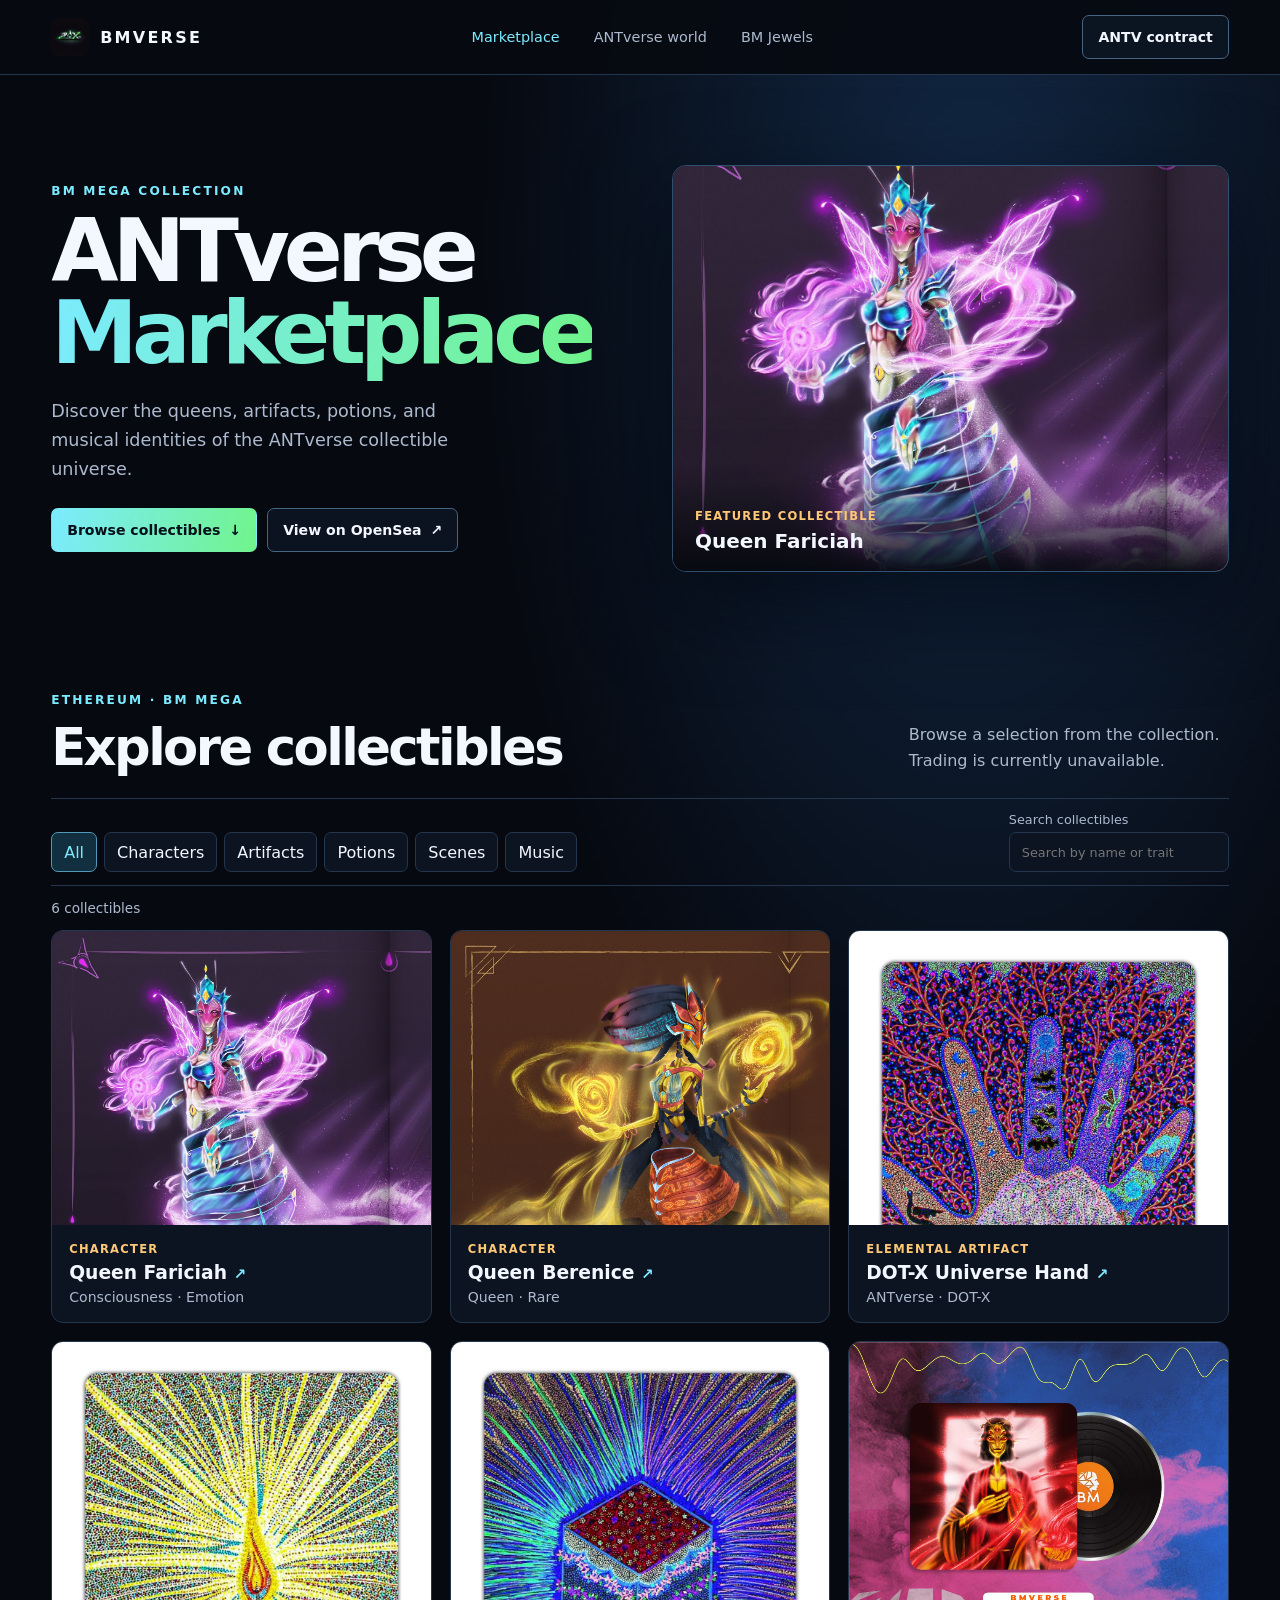
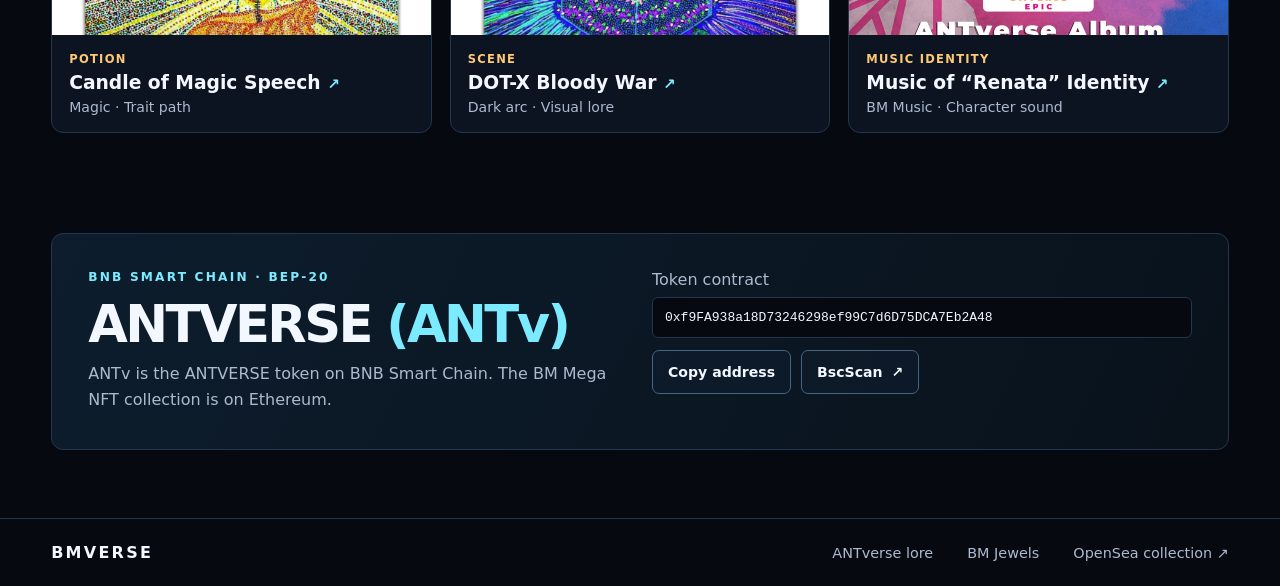
<file: antverse/index.html>
<!doctype html>
<html lang="en">
<head>
  <meta charset="utf-8">
  <meta name="viewport" content="width=device-width, initial-scale=1">
  <meta name="description" content="Browse ANTverse collectibles from the BM Mega collection and find the ANTVERSE BEP-20 contract on BNB Smart Chain.">
  <link rel="canonical" href="https://bmverse.us/antverse/">
  <link rel="stylesheet" href="../assets/redesign/marketplace.css">
  <script src="../assets/redesign/marketplace.js" defer></script>
  <title>ANTverse Marketplace | BMverse</title>
</head>
<body>
  <a class="skip" href="#catalog">Skip to collectibles</a>
  <header class="site-header">
    <nav class="wrap nav" aria-label="Main navigation">
      <a class="brand" href="../"><img src="../assets/bmverse-home/ethx_logo.jpg" alt="" width="38" height="38">BMverse</a>
      <div class="nav-links">
        <a href="#catalog" aria-current="page">Marketplace</a>
        <a href="../antverse_one_page.html">ANTverse world</a>
        <a href="../bm_jewels.html">BM Jewels</a>
      </div>
      <a class="button outline nav-token" href="#token">ANTV contract</a>
    </nav>
  </header>
  <main>
    <section class="hero wrap" aria-labelledby="page-title">
      <div class="hero-copy">
        <p class="eyebrow">BM Mega Collection</p>
        <h1 id="page-title">ANTverse<br><span>Marketplace</span></h1>
        <p>Discover the queens, artifacts, potions, and musical identities of the ANTverse collectible universe.</p>
        <div class="actions">
          <a class="button primary" href="#catalog">Browse collectibles <span aria-hidden="true">↓</span></a>
          <a class="button outline" href="https://opensea.io/collection/bmverse-mega-collection" target="_blank" rel="noopener noreferrer">View on OpenSea <span aria-hidden="true">↗</span></a>
        </div>
      </div>
      <figure class="feature">
        <img src="../assets/antverse/collection/queen_fariciah.jpg" alt="Queen Fariciah, featured ANTverse collectible" fetchpriority="high">
        <figcaption><span>Featured collectible</span><strong>Queen Fariciah</strong></figcaption>
      </figure>
    </section>

    <section class="wrap catalog" id="catalog" aria-labelledby="catalog-title">
      <div class="section-heading">
        <div><p class="eyebrow">Ethereum · BM Mega</p><h2 id="catalog-title">Explore collectibles</h2></div>
        <p>Browse a selection from the collection. Trading is currently unavailable.</p>
      </div>
      <div class="toolbar" hidden>
        <div class="filters" role="group" aria-label="Filter by category">
          <button type="button" data-filter="all" aria-pressed="true">All</button>
          <button type="button" data-filter="character" aria-pressed="false">Characters</button>
          <button type="button" data-filter="artifact" aria-pressed="false">Artifacts</button>
          <button type="button" data-filter="potion" aria-pressed="false">Potions</button>
          <button type="button" data-filter="scene" aria-pressed="false">Scenes</button>
          <button type="button" data-filter="music" aria-pressed="false">Music</button>
        </div>
        <label class="search"><span>Search collectibles</span><input id="search" type="search" placeholder="Search by name or trait"></label>
      </div>
      <p id="results" role="status" class="results" hidden></p>
      <div class="grid">
        <article class="card" data-category="character">
          <img src="../assets/antverse/collection/queen_fariciah.jpg" alt="Queen Fariciah" loading="lazy">
          <div><p class="category">Character</p><h3><a href="https://opensea.io/item/ethereum/0x495f947276749ce646f68ac8c248420045cb7b5e/94780497993465599050485820079768614914578089821675988125085530598135411245057" target="_blank" rel="noopener noreferrer">Queen Fariciah <span aria-hidden="true">↗</span></a></h3><p class="traits">Consciousness · Emotion</p></div>
        </article>
        <article class="card" data-category="character">
          <img src="../assets/antverse/collection/queen_berenice.jpg" alt="Queen Berenice" loading="lazy">
          <div><p class="category">Character</p><h3><a href="https://opensea.io/item/ethereum/0x495f947276749ce646f68ac8c248420045cb7b5e/94780497993465599050485820079768614914578089821675988125085530583841760083969" target="_blank" rel="noopener noreferrer">Queen Berenice <span aria-hidden="true">↗</span></a></h3><p class="traits">Queen · Rare</p></div>
        </article>
        <article class="card" data-category="artifact">
          <img src="../assets/antverse/collection/dotx_universe_hand.jpg" alt="DOT-X Universe Hand" loading="lazy">
          <div><p class="category">Elemental artifact</p><h3><a href="https://opensea.io/item/ethereum/0x495f947276749ce646f68ac8c248420045cb7b5e/94780497993465599050485820079768614914578089821675988125085530622324667056129" target="_blank" rel="noopener noreferrer">DOT-X Universe Hand <span aria-hidden="true">↗</span></a></h3><p class="traits">ANTverse · DOT-X</p></div>
        </article>
        <article class="card" data-category="potion">
          <img src="../assets/antverse/collection/magical_potion.jpg" alt="Candle of Magic Speech" loading="lazy">
          <div><p class="category">Potion</p><h3><a href="https://opensea.io/item/ethereum/0x495f947276749ce646f68ac8c248420045cb7b5e/94780497993465599050485820079768614914578089821675988125085530613528574033921" target="_blank" rel="noopener noreferrer">Candle of Magic Speech <span aria-hidden="true">↗</span></a></h3><p class="traits">Magic · Trait path</p></div>
        </article>
        <article class="card" data-category="scene">
          <img src="../assets/antverse/collection/bloody_war.jpg" alt="DOT-X Bloody War" loading="lazy">
          <div><p class="category">Scene</p><h3><a href="https://opensea.io/item/ethereum/0x495f947276749ce646f68ac8c248420045cb7b5e/94780497993465599050485820079768614914578089821675988125085530627822225195009" target="_blank" rel="noopener noreferrer">DOT-X Bloody War <span aria-hidden="true">↗</span></a></h3><p class="traits">Dark arc · Visual lore</p></div>
        </article>
        <article class="card" data-category="music">
          <img src="../assets/antverse/collection/music_renata.jpg" alt="Music of Renata Identity" loading="lazy">
          <div><p class="category">Music identity</p><h3><a href="https://opensea.io/item/ethereum/0x495f947276749ce646f68ac8c248420045cb7b5e/94780497993465599050485820079768614914578089821675988125085530641016364728321" target="_blank" rel="noopener noreferrer">Music of “Renata” Identity <span aria-hidden="true">↗</span></a></h3><p class="traits">BM Music · Character sound</p></div>
        </article>
      </div>
    </section>

    <section class="wrap token-section" id="token" aria-labelledby="token-title">
      <div class="token">
        <div><p class="eyebrow">BNB Smart Chain · BEP-20</p><h2 id="token-title">ANTVERSE <span>(ANTv)</span></h2>
          <p>ANTv is the ANTVERSE token on BNB Smart Chain. The BM Mega NFT collection is on Ethereum.</p></div>
        <div class="contract">
          <span>Token contract</span>
          <code id="address">0xf9FA938a18D73246298ef99C7d6D75DCA7Eb2A48</code>
          <div class="actions">
            <button type="button" class="button outline" id="copy" hidden>Copy address</button>
            <a class="button outline" href="https://bscscan.com/token/0xf9FA938a18D73246298ef99C7d6D75DCA7Eb2A48#code" target="_blank" rel="noopener noreferrer">BscScan <span aria-hidden="true">↗</span></a>
          </div>
          <p id="copy-status" role="status"></p>
        </div>
      </div>
    </section>
  </main>
  <footer class="wrap footer">
    <a class="brand" href="../">BMverse</a>
    <div><a href="../antverse_one_page.html">ANTverse lore</a><a href="../bm_jewels.html">BM Jewels</a><a href="https://opensea.io/collection/bmverse-mega-collection">OpenSea collection ↗</a></div>
  </footer>
</body>
</html>
</file>
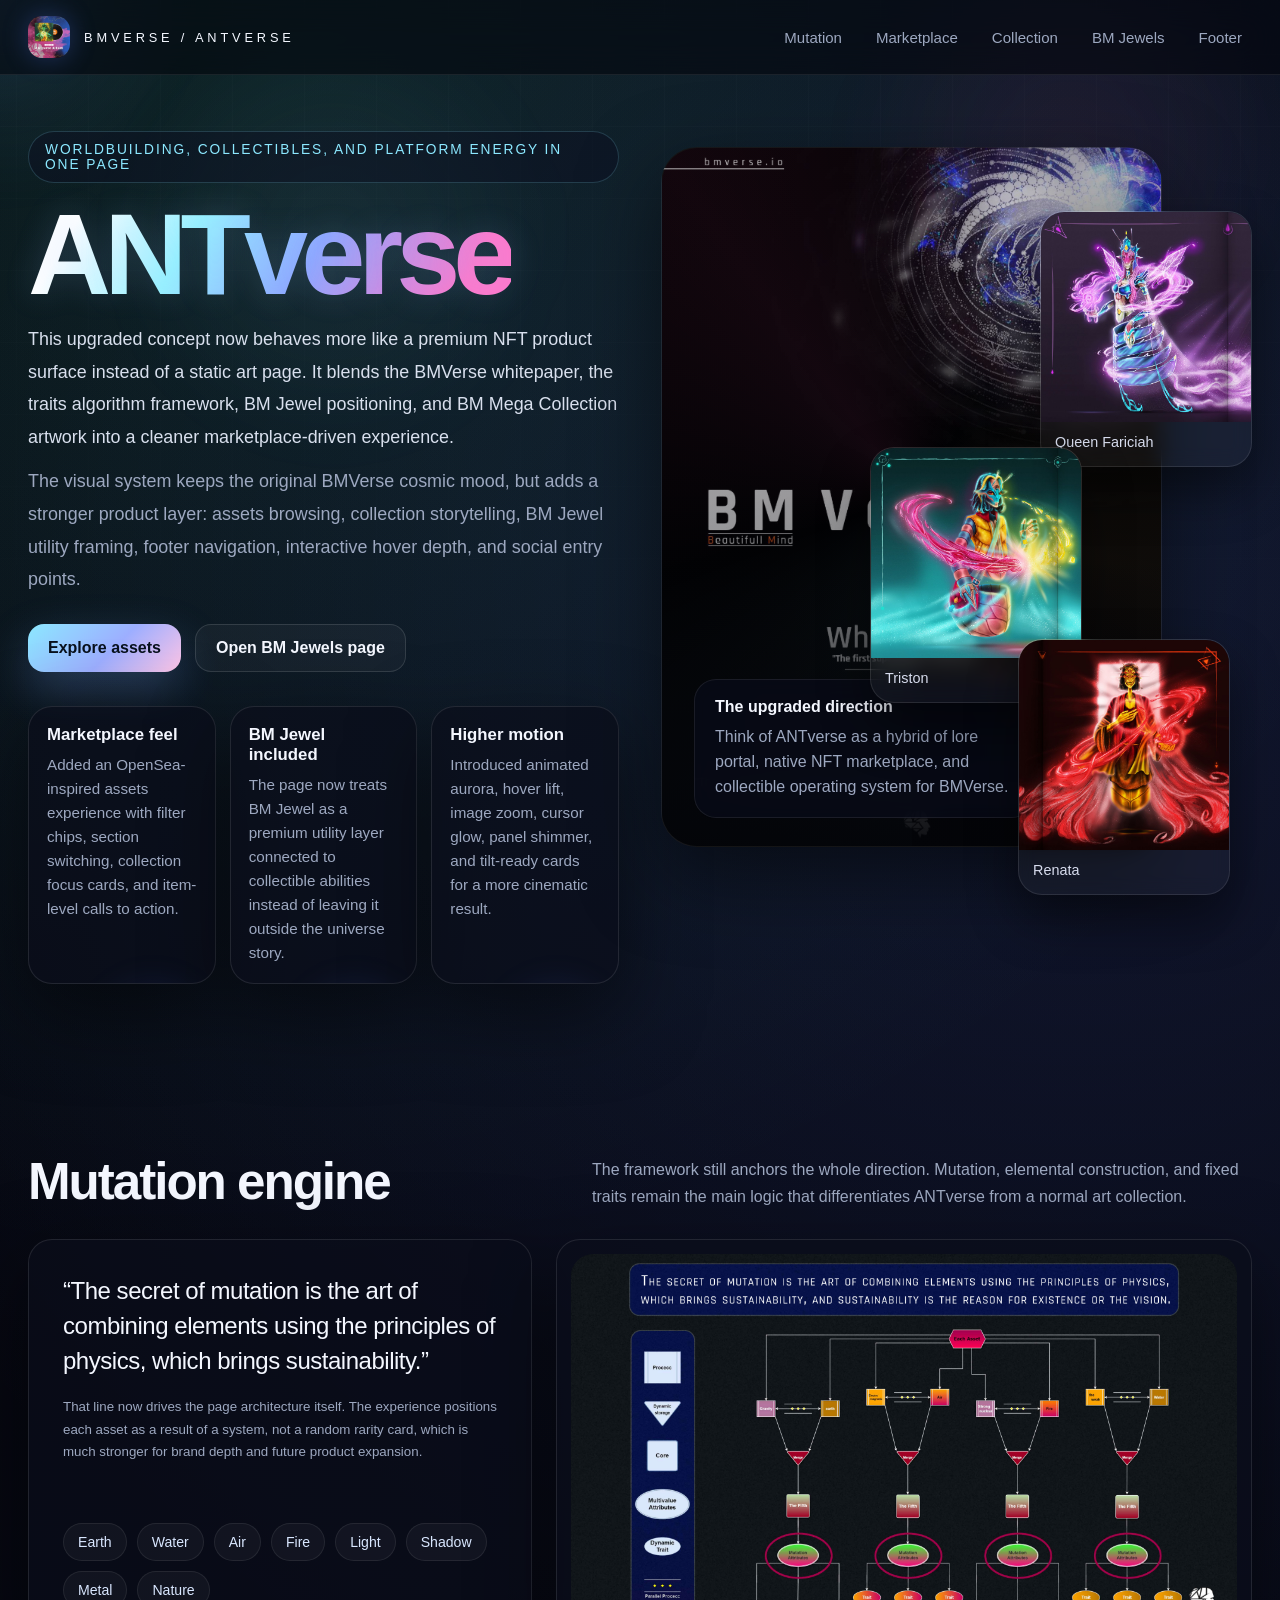
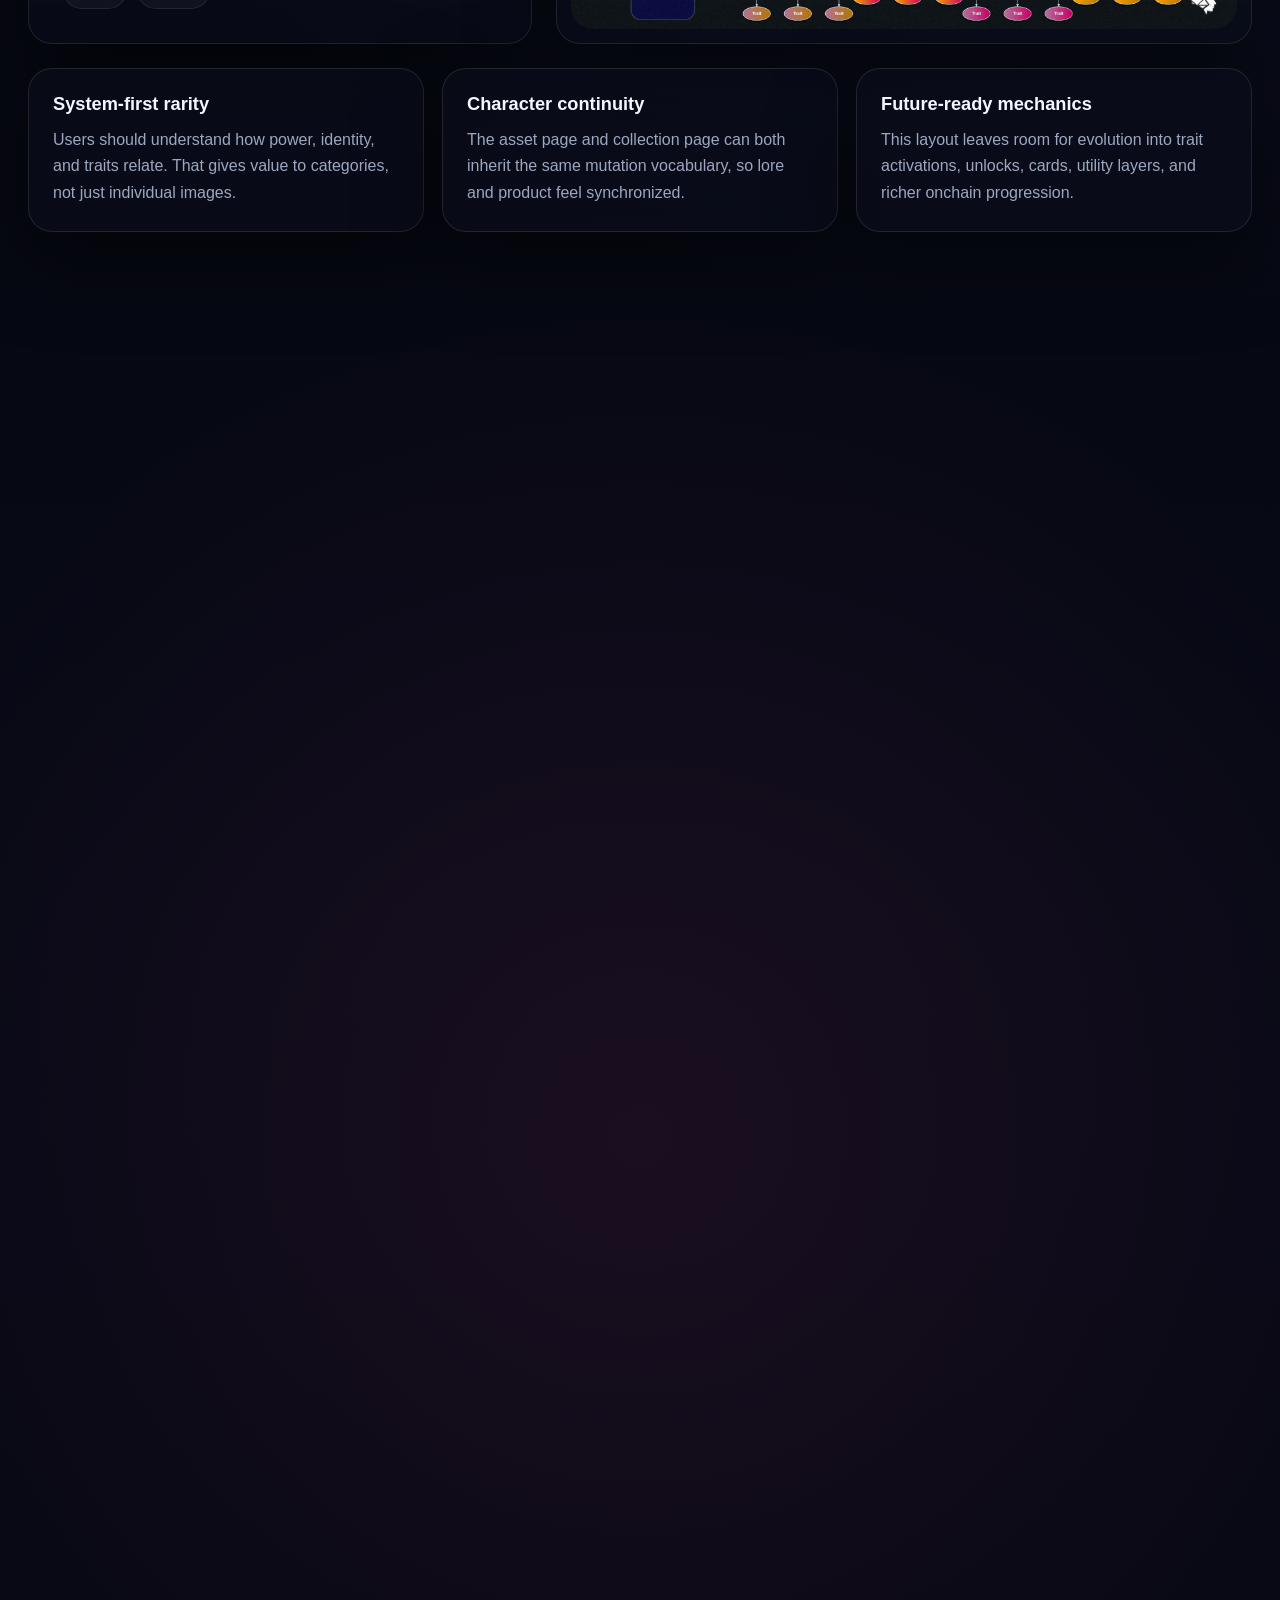
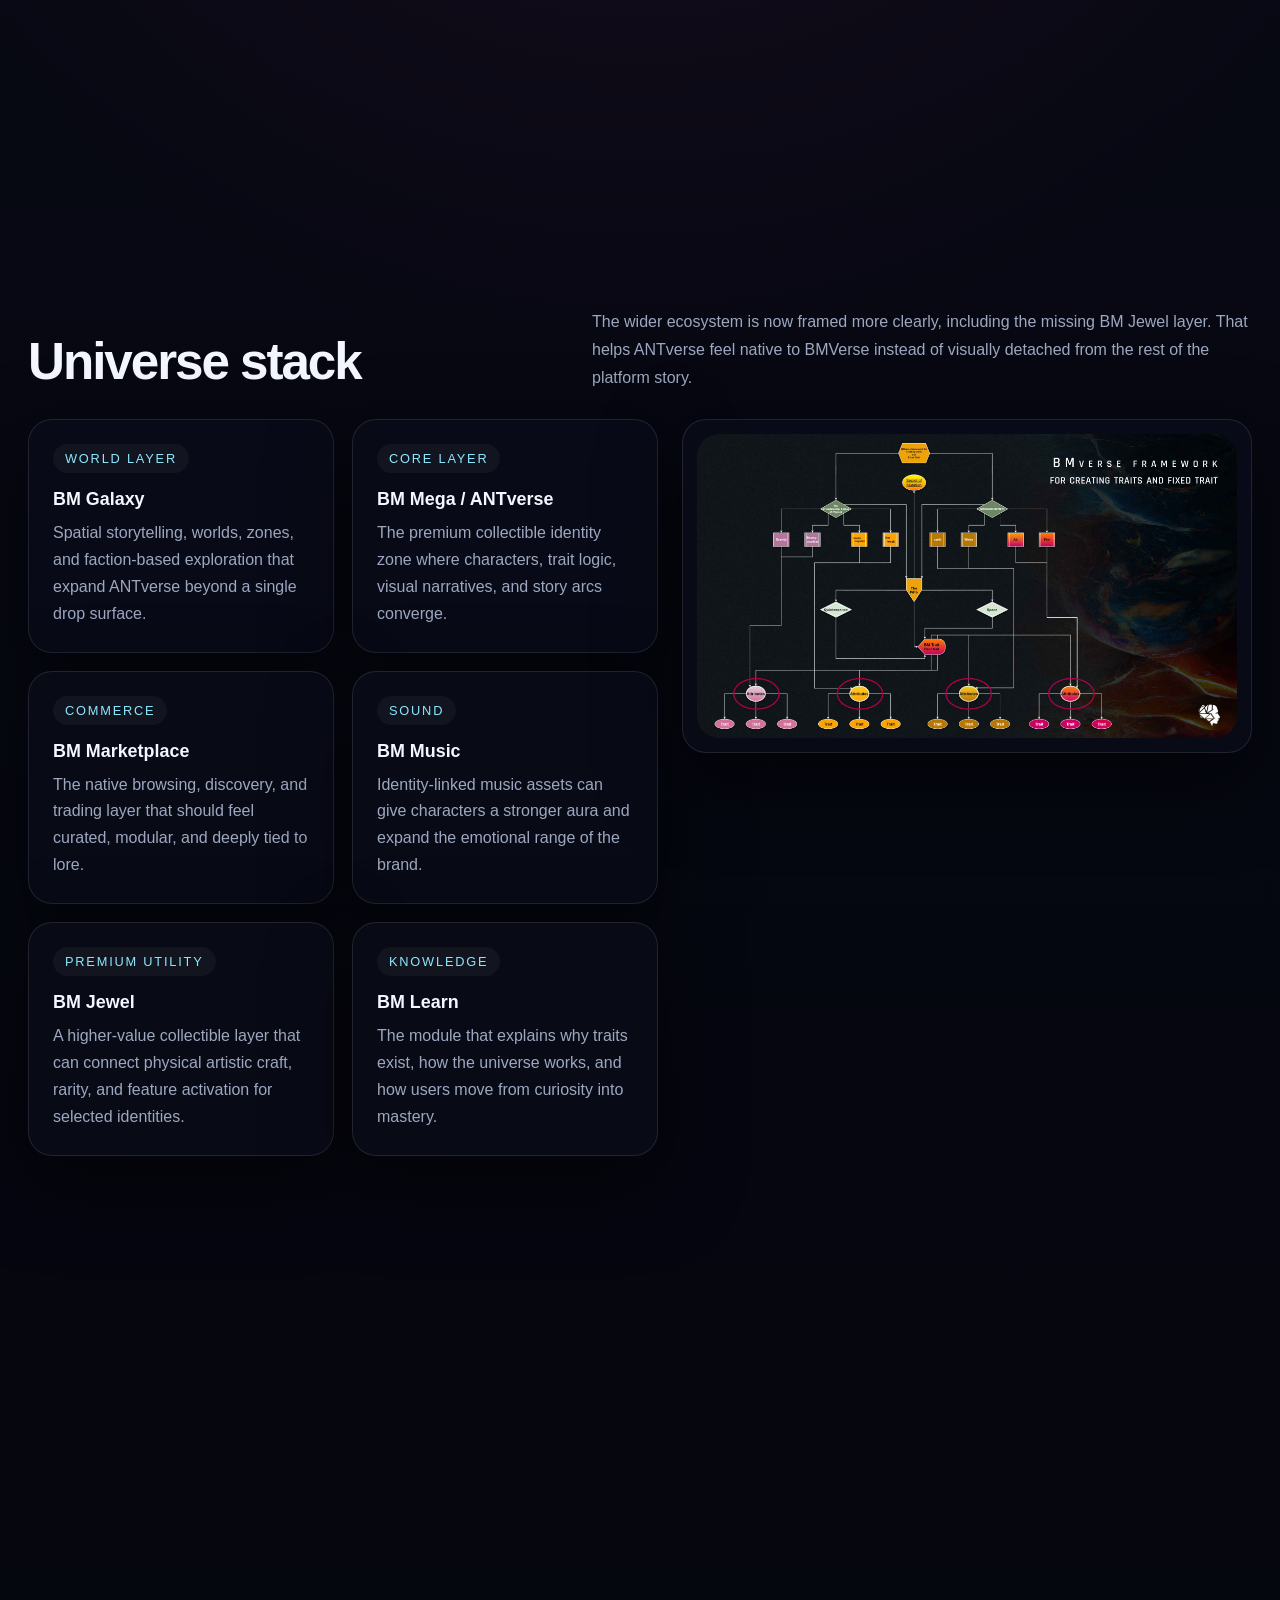
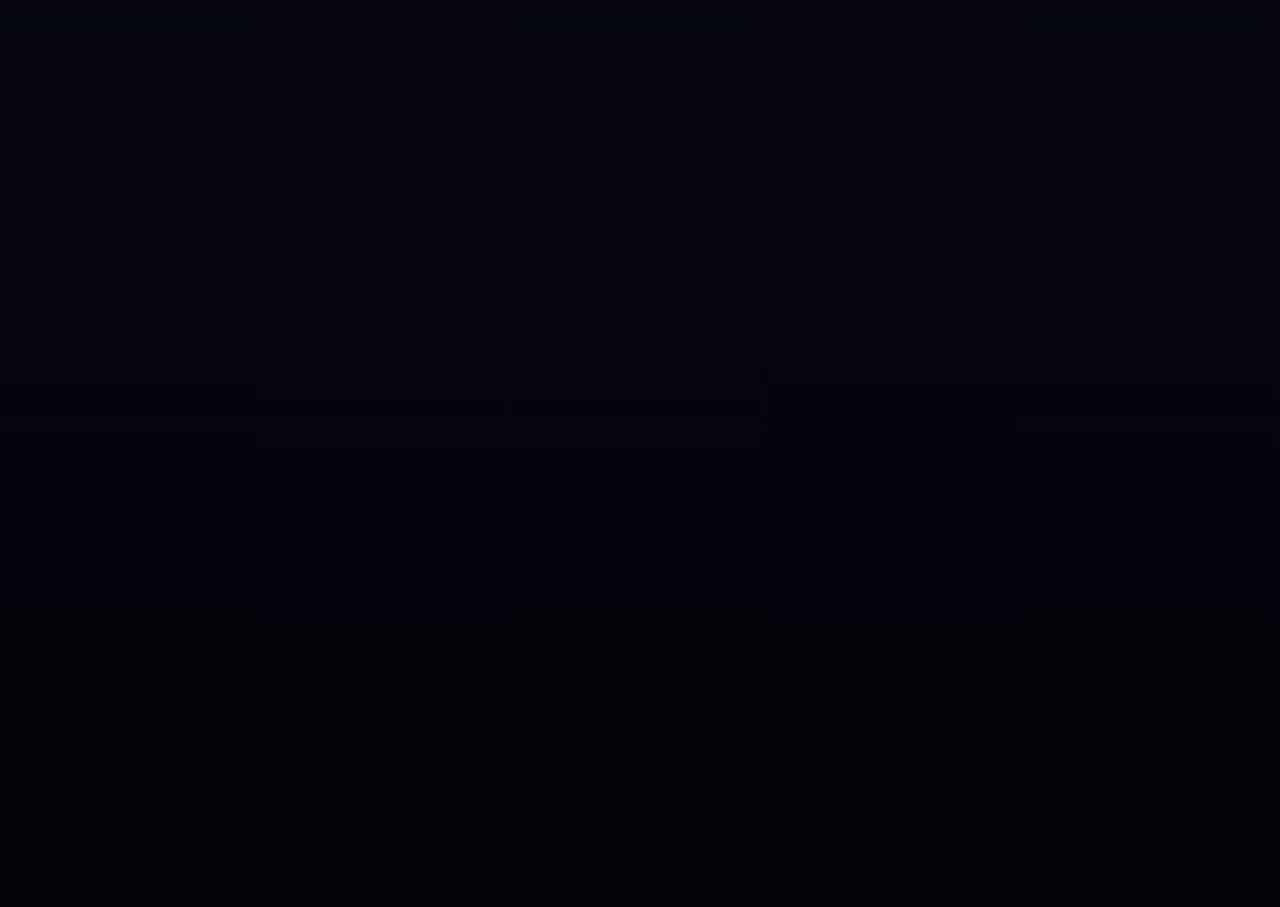
<file: antverse_one_page.html>
<!DOCTYPE html>
<html lang="en">
<head>
  <meta charset="UTF-8" />
  <meta name="viewport" content="width=device-width, initial-scale=1.0" />
  <title>ANTverse One Page</title>
  <style>
    :root{
      --bg:#04050b;
      --bg-2:#090d1d;
      --panel:rgba(10,14,26,.7);
      --panel-strong:rgba(8,10,18,.9);
      --line:rgba(255,255,255,.1);
      --line-strong:rgba(255,255,255,.18);
      --text:#f4f7ff;
      --muted:#9da8c0;
      --muted-2:#6f7a95;
      --cyan:#8ce8ff;
      --blue:#5d7cff;
      --pink:#ff53ac;
      --gold:#ffbe5c;
      --green:#44f6bb;
      --purple:#8f6dff;
      --shadow:0 28px 80px rgba(0,0,0,.5);
      --radius-xl:32px;
      --radius-lg:24px;
      --radius-md:18px;
    }
    *{box-sizing:border-box}
    html{scroll-behavior:smooth}
    body{
      margin:0;
      font-family:Inter,Segoe UI,Arial,sans-serif;
      color:var(--text);
      background:
        radial-gradient(circle at 20% 0%, rgba(68,246,187,.11), transparent 22%),
        radial-gradient(circle at 84% 10%, rgba(93,124,255,.14), transparent 26%),
        radial-gradient(circle at 50% 48%, rgba(255,83,172,.08), transparent 28%),
        linear-gradient(180deg,#05060c 0%, #070915 44%, #04050b 100%);
      overflow-x:hidden;
      min-height:100vh;
    }
    body::before,
    body::after{
      content:"";
      position:fixed;
      inset:-10%;
      pointer-events:none;
      z-index:0;
    }
    body::before{
      background:
        linear-gradient(rgba(255,255,255,.03) 1px, transparent 1px),
        linear-gradient(90deg, rgba(255,255,255,.03) 1px, transparent 1px);
      background-size:72px 72px;
      mask-image:linear-gradient(180deg, rgba(0,0,0,.6), transparent 88%);
    }
    body::after{
      background:
        radial-gradient(circle at 30% 30%, rgba(140,232,255,.08), transparent 18%),
        radial-gradient(circle at 78% 22%, rgba(255,83,172,.09), transparent 16%),
        radial-gradient(circle at 65% 70%, rgba(255,190,92,.06), transparent 14%);
      filter:blur(50px);
      animation:drift 16s ease-in-out infinite alternate;
      opacity:.9;
    }
    .cursor-glow{
      position:fixed;
      width:420px;
      height:420px;
      left:0;
      top:0;
      transform:translate(-50%, -50%);
      border-radius:50%;
      pointer-events:none;
      background:radial-gradient(circle, rgba(99,161,255,.18), rgba(99,161,255,.05) 34%, transparent 68%);
      filter:blur(18px);
      z-index:0;
      transition:transform .08s linear;
    }
    .shell{position:relative; z-index:1}
    .nav{
      position:sticky;
      top:0;
      z-index:50;
      backdrop-filter:blur(18px);
      background:rgba(3,5,12,.56);
      border-bottom:1px solid rgba(255,255,255,.08);
    }
    .nav-inner{
      max-width:1320px;
      margin:0 auto;
      padding:16px 28px;
      display:flex;
      align-items:center;
      justify-content:space-between;
      gap:22px;
    }
    .brand{
      display:flex;
      align-items:center;
      gap:14px;
      letter-spacing:.3em;
      text-transform:uppercase;
      font-size:.8rem;
      min-width:max-content;
    }
    .brand img{
      width:42px;
      height:42px;
      border-radius:14px;
      box-shadow:0 0 26px rgba(93,124,255,.28);
    }
    .nav-links{
      display:flex;
      flex-wrap:wrap;
      justify-content:flex-end;
      gap:14px;
    }
    .nav-links a{
      color:var(--muted);
      text-decoration:none;
      font-size:.94rem;
      transition:.25s ease;
      padding:8px 10px;
      border-radius:10px;
    }
    .nav-links a:hover{
      color:var(--text);
      background:rgba(255,255,255,.04);
    }
    section{
      max-width:1320px;
      margin:0 auto;
      padding:84px 28px;
    }
    .eyebrow{
      display:inline-flex;
      align-items:center;
      gap:10px;
      padding:10px 16px;
      border:1px solid rgba(140,232,255,.18);
      border-radius:999px;
      background:rgba(12,17,34,.52);
      color:var(--cyan);
      font-size:.86rem;
      letter-spacing:.14em;
      text-transform:uppercase;
    }
    .hero{
      min-height:calc(100vh - 76px);
      display:grid;
      grid-template-columns:1fr 1fr;
      gap:42px;
      align-items:center;
      padding-top:56px;
    }
    .hero h1{
      margin:18px 0 16px;
      font-size:clamp(4rem,9vw,8rem);
      line-height:.92;
      letter-spacing:-.06em;
    }
    .gradient{
      background:linear-gradient(120deg,#ffffff 12%, #98f3ff 34%, #8ea6ff 58%, #ff77cb 88%);
      -webkit-background-clip:text;
      background-clip:text;
      color:transparent;
      text-shadow:0 0 32px rgba(147,192,255,.18);
    }
    .lead{
      max-width:700px;
      color:#d9e0ee;
      font-size:1.12rem;
      line-height:1.82;
      margin:0 0 12px;
    }
    .lead.alt{color:var(--muted)}
    .cta-row{
      display:flex;
      flex-wrap:wrap;
      gap:14px;
      margin:28px 0 34px;
    }
    .btn{
      display:inline-flex;
      align-items:center;
      justify-content:center;
      gap:10px;
      padding:14px 20px;
      border-radius:16px;
      text-decoration:none;
      font-weight:700;
      transition:transform .25s ease, box-shadow .25s ease, border-color .25s ease, background .25s ease;
    }
    .btn:hover{transform:translateY(-2px)}
    .btn.primary{
      color:#08111d;
      background:linear-gradient(135deg, var(--cyan), #9daeff 55%, #ffc5e6);
      box-shadow:0 18px 46px rgba(120,164,255,.28);
    }
    .btn.secondary{
      color:var(--text);
      border:1px solid rgba(255,255,255,.12);
      background:rgba(255,255,255,.04);
    }
    .metrics{
      display:grid;
      grid-template-columns:repeat(3, minmax(0,1fr));
      gap:14px;
      margin-top:16px;
    }
    .card{
      background:var(--panel);
      border:1px solid var(--line);
      box-shadow:var(--shadow);
      border-radius:var(--radius-lg);
    }
    .metric{
      padding:18px;
      position:relative;
      overflow:hidden;
    }
    .metric::before{
      content:"";
      position:absolute;
      inset:auto -10% -50% auto;
      width:160px;
      height:160px;
      background:radial-gradient(circle, rgba(93,124,255,.22), transparent 65%);
      filter:blur(12px);
    }
    .metric strong{
      display:block;
      font-size:1.05rem;
      margin-bottom:8px;
      position:relative;
      z-index:1;
    }
    .metric span{
      color:var(--muted);
      line-height:1.58;
      font-size:.95rem;
      position:relative;
      z-index:1;
    }
    .visual-wrap{
      position:relative;
      min-height:820px;
      perspective:1200px;
    }
    .hero-panel{
      position:absolute;
      inset:0 90px 120px 0;
      overflow:hidden;
      border-radius:36px;
      border:1px solid rgba(255,255,255,.08);
      box-shadow:var(--shadow);
      background:
        linear-gradient(160deg, rgba(5,6,12,.08), rgba(5,6,12,.58)),
        url('assets/antverse/whitepaper_page_1.png') center/cover no-repeat;
      transform-style:preserve-3d;
    }
    .hero-panel::before{
      content:"";
      position:absolute;
      inset:-20%;
      background:conic-gradient(from 180deg, rgba(140,232,255,.06), transparent, rgba(255,83,172,.07), transparent, rgba(255,190,92,.05), transparent);
      animation:spin 20s linear infinite;
      mix-blend-mode:screen;
    }
    .hero-panel::after{
      content:"";
      position:absolute;
      inset:auto 0 0 0;
      height:42%;
      background:linear-gradient(180deg, transparent, rgba(3,4,8,.9));
    }
    .hero-badge{
      position:absolute;
      left:32px;
      bottom:28px;
      z-index:2;
      max-width:340px;
      padding:18px 20px;
      border-radius:22px;
      background:rgba(8,11,24,.78);
      border:1px solid rgba(255,255,255,.08);
      backdrop-filter:blur(12px);
    }
    .hero-badge strong{display:block; margin-bottom:8px}
    .hero-badge p{margin:0; color:var(--muted); line-height:1.58}
    .floating-card{
      position:absolute;
      width:212px;
      overflow:hidden;
      border-radius:24px;
      background:rgba(255,255,255,.04);
      border:1px solid rgba(255,255,255,.1);
      box-shadow:0 24px 50px rgba(0,0,0,.46);
      backdrop-filter:blur(10px);
      animation:float 7s ease-in-out infinite;
    }
    .floating-card img{
      display:block;
      width:100%;
      aspect-ratio:1/1;
      object-fit:cover;
    }
    .floating-card span{
      display:block;
      padding:12px 14px 16px;
      font-size:.9rem;
      color:#d7dced;
    }
    .card-a{top:64px; right:0}
    .card-b{top:300px; right:170px; animation-delay:-2s}
    .card-c{bottom:72px; right:22px; animation-delay:-4s}
    .section-head{
      display:flex;
      justify-content:space-between;
      align-items:end;
      gap:24px;
      margin-bottom:28px;
    }
    .section-head h2{
      margin:0;
      font-size:clamp(2rem,4vw,3.5rem);
      letter-spacing:-.04em;
    }
    .section-head p{
      margin:0;
      max-width:660px;
      color:var(--muted);
      line-height:1.72;
    }
    .quote-band{
      display:grid;
      grid-template-columns:.84fr 1.16fr;
      gap:24px;
      align-items:stretch;
    }
    .quote-card,.image-card,.story-card,.feature,.stack-card,.manifesto,.market-shell,.filter-panel,.top-collection,.asset-card,.jewel-card,.social-card,.footer-mega,.footer-panel{
      border-radius:var(--radius-lg);
      background:var(--panel);
      border:1px solid var(--line);
      box-shadow:var(--shadow);
    }
    .quote-card{
      padding:34px;
      display:flex;
      flex-direction:column;
      justify-content:space-between;
    }
    .quote-card blockquote{
      margin:0;
      font-size:1.5rem;
      line-height:1.45;
      letter-spacing:-.02em;
    }
    .quote-card small{
      color:var(--muted);
      margin-top:18px;
      display:block;
      line-height:1.68;
    }
    .image-card{overflow:hidden; padding:14px}
    .image-card img{width:100%; display:block; border-radius:22px}
    .tag-row{
      display:flex;
      flex-wrap:wrap;
      gap:10px;
      margin-top:24px;
    }
    .tag{
      padding:10px 14px;
      border-radius:999px;
      background:rgba(255,255,255,.04);
      border:1px solid rgba(255,255,255,.08);
      color:#d9e7ff;
      font-size:.88rem;
    }
    .story-grid{
      display:grid;
      grid-template-columns:repeat(3,minmax(0,1fr));
      gap:18px;
      margin-top:24px;
    }
    .story-card{
      padding:24px;
      transition:transform .3s ease, border-color .3s ease;
    }
    .story-card:hover{
      transform:translateY(-5px);
      border-color:rgba(140,232,255,.2);
    }
    .story-card h3{margin:0 0 12px; font-size:1.14rem}
    .story-card p{margin:0; color:var(--muted); line-height:1.68}
    .stack{
      display:grid;
      grid-template-columns:1.05fr .95fr;
      gap:24px;
      align-items:start;
    }
    .features{
      display:grid;
      grid-template-columns:repeat(2,minmax(0,1fr));
      gap:18px;
    }
    .feature{padding:24px}
    .feature .accent{
      display:inline-flex;
      margin-bottom:16px;
      padding:7px 12px;
      border-radius:999px;
      background:rgba(255,255,255,.04);
      color:var(--cyan);
      font-size:.8rem;
      text-transform:uppercase;
      letter-spacing:.14em;
    }
    .feature h3{margin:0 0 10px; font-size:1.12rem}
    .feature p{margin:0; color:var(--muted); line-height:1.68}
    .stack-card{
      padding:14px;
      overflow:hidden;
      position:relative;
    }
    .stack-card img{width:100%; border-radius:22px; display:block}
    .market-layout{
      display:grid;
      grid-template-columns:300px 1fr;
      gap:22px;
      align-items:start;
    }
    .filter-panel{
      padding:20px;
      position:sticky;
      top:92px;
      background:
        linear-gradient(180deg, rgba(8,12,24,.92), rgba(8,10,20,.76)),
        radial-gradient(circle at top right, rgba(93,124,255,.12), transparent 28%);
    }
    .filter-panel h3{
      margin:0 0 16px;
      font-size:1.02rem;
      letter-spacing:.02em;
    }
    .filter-group{
      border-top:1px solid rgba(255,255,255,.08);
      padding-top:16px;
      margin-top:16px;
    }
    .filter-group strong{
      display:block;
      margin-bottom:12px;
      font-size:.9rem;
      color:#dfe7fb;
    }
    .chip-set{
      display:flex;
      flex-wrap:wrap;
      gap:10px;
    }
    .chip{
      padding:10px 12px;
      border-radius:999px;
      background:rgba(255,255,255,.04);
      border:1px solid rgba(255,255,255,.08);
      color:var(--muted);
      font-size:.86rem;
    }
    .market-shell{
      padding:18px;
      background:
        linear-gradient(180deg, rgba(10,14,26,.84), rgba(7,10,18,.82)),
        radial-gradient(circle at 90% 10%, rgba(255,83,172,.08), transparent 24%);
    }
    .market-top{
      display:flex;
      justify-content:space-between;
      align-items:center;
      gap:20px;
      padding:8px 4px 18px;
      border-bottom:1px solid rgba(255,255,255,.08);
      margin-bottom:18px;
    }
    .market-top h3{
      margin:0 0 6px;
      font-size:1.32rem;
    }
    .market-top p{
      margin:0;
      color:var(--muted);
      line-height:1.66;
      max-width:720px;
    }
    .market-stats{
      display:grid;
      grid-template-columns:repeat(3,minmax(0,1fr));
      gap:12px;
      min-width:360px;
    }
    .mini-stat{
      padding:14px 16px;
      border-radius:18px;
      background:rgba(255,255,255,.04);
      border:1px solid rgba(255,255,255,.08);
      text-align:left;
    }
    .mini-stat span{
      display:block;
      color:var(--muted-2);
      font-size:.8rem;
      margin-bottom:6px;
      text-transform:uppercase;
      letter-spacing:.14em;
    }
    .mini-stat strong{
      font-size:1.05rem;
      color:#eef2ff;
    }
    .toggle-row{
      display:flex;
      flex-wrap:wrap;
      gap:10px;
      margin-bottom:18px;
    }
    .toggle{
      border:none;
      cursor:pointer;
      padding:11px 14px;
      border-radius:999px;
      color:var(--muted);
      background:rgba(255,255,255,.04);
      border:1px solid rgba(255,255,255,.08);
      font:inherit;
      transition:.25s ease;
    }
    .toggle.active,
    .toggle:hover{
      color:var(--text);
      border-color:rgba(140,232,255,.22);
      background:rgba(140,232,255,.08);
    }
    .view{display:none}
    .view.active{display:block}
    .asset-grid{
      display:grid;
      grid-template-columns:repeat(3,minmax(0,1fr));
      gap:16px;
    }
    .asset-card{
      overflow:hidden;
      transition:transform .35s ease, border-color .35s ease, box-shadow .35s ease;
      transform-style:preserve-3d;
      position:relative;
      background:
        linear-gradient(180deg, rgba(13,16,30,.9), rgba(8,10,16,.92));
    }
    .asset-card:hover{
      transform:translateY(-8px);
      border-color:rgba(140,232,255,.24);
      box-shadow:0 32px 80px rgba(0,0,0,.56);
    }
    .asset-media{
      position:relative;
      aspect-ratio:1/1;
      overflow:hidden;
    }
    .asset-media img{
      width:100%;
      height:100%;
      object-fit:cover;
      display:block;
      transition:transform .7s ease;
    }
    .asset-card:hover .asset-media img{transform:scale(1.06)}
    .asset-badge{
      position:absolute;
      top:14px;
      left:14px;
      padding:8px 10px;
      border-radius:999px;
      font-size:.78rem;
      background:rgba(6,9,20,.74);
      border:1px solid rgba(255,255,255,.08);
      backdrop-filter:blur(10px);
    }
    .asset-meta{
      padding:16px;
      display:grid;
      gap:12px;
    }
    .asset-title{
      display:flex;
      justify-content:space-between;
      gap:14px;
      align-items:start;
    }
    .asset-title strong{
      font-size:1.02rem;
      line-height:1.34;
    }
    .asset-title span{
      color:var(--muted-2);
      font-size:.78rem;
      letter-spacing:.12em;
      text-transform:uppercase;
    }
    .asset-tags{
      display:flex;
      flex-wrap:wrap;
      gap:8px;
    }
    .asset-tags em{
      font-style:normal;
      padding:8px 10px;
      border-radius:999px;
      font-size:.78rem;
      color:#dce6ff;
      background:rgba(255,255,255,.04);
      border:1px solid rgba(255,255,255,.08);
    }
    .asset-actions{
      display:flex;
      gap:10px;
      flex-wrap:wrap;
    }
    .ghost-link{
      color:var(--text);
      text-decoration:none;
      padding:10px 12px;
      border-radius:12px;
      border:1px solid rgba(255,255,255,.1);
      background:rgba(255,255,255,.03);
      font-size:.9rem;
      transition:.25s ease;
    }
    .ghost-link:hover{
      background:rgba(255,255,255,.06);
      border-color:rgba(140,232,255,.22);
    }
    .collection-layout{
      display:grid;
      grid-template-columns:1.02fr .98fr;
      gap:18px;
      align-items:start;
    }
    .top-collection{
      padding:18px;
      overflow:hidden;
      background:
        linear-gradient(180deg, rgba(11,14,26,.86), rgba(9,11,18,.92)),
        radial-gradient(circle at top right, rgba(93,124,255,.16), transparent 26%);
    }
    .top-collection img{
      width:100%;
      border-radius:22px;
      display:block;
      margin-bottom:16px;
    }
    .top-collection h3{
      margin:0 0 10px;
      font-size:1.5rem;
    }
    .top-collection p{
      margin:0 0 16px;
      color:var(--muted);
      line-height:1.72;
    }
    .collection-panels{
      display:grid;
      gap:16px;
    }
    .social-card,
    .jewel-card{
      padding:22px;
      position:relative;
      overflow:hidden;
    }
    .jewel-card{
      min-height:100%;
      background:
        radial-gradient(circle at 20% 10%, rgba(255,190,92,.12), transparent 24%),
        radial-gradient(circle at 80% 80%, rgba(93,124,255,.12), transparent 22%),
        linear-gradient(180deg, rgba(13,14,28,.94), rgba(8,10,16,.94));
    }
    .jewel-showcase{
      display:grid;
      grid-template-columns:.88fr 1.12fr;
      gap:22px;
      align-items:stretch;
      position:relative;
      z-index:1;
    }
    .jewel-hero-media{
      position:relative;
      overflow:hidden;
      min-height:620px;
      border-radius:28px;
      border:1px solid rgba(255,255,255,.08);
      background:
        linear-gradient(180deg, rgba(5,8,18,.18), rgba(5,8,18,.92)),
        url('assets/antverse/bmjewels/collection_banner.jpg') center/cover no-repeat;
      box-shadow:0 24px 60px rgba(0,0,0,.42);
    }
    .jewel-hero-media::before{
      content:"";
      position:absolute;
      inset:-18%;
      background:conic-gradient(from 180deg, rgba(255,190,92,.16), transparent, rgba(140,232,255,.12), transparent, rgba(255,83,172,.12), transparent, rgba(255,190,92,.16));
      animation:spin 18s linear infinite;
      opacity:.8;
      mix-blend-mode:screen;
    }
    .jewel-hero-media::after{
      content:"";
      position:absolute;
      inset:auto 0 0 0;
      height:44%;
      background:linear-gradient(180deg, transparent, rgba(4,6,12,.95));
    }
    .jewel-main-image{
      position:absolute;
      inset:86px 42px 120px 42px;
      display:flex;
      align-items:center;
      justify-content:center;
      z-index:2;
      border-radius:30px;
      background:rgba(7,10,18,.42);
      border:1px solid rgba(255,255,255,.07);
      backdrop-filter:blur(10px);
      box-shadow:inset 0 0 50px rgba(140,232,255,.06);
    }
    .jewel-main-image img{
      width:min(100%, 420px);
      aspect-ratio:1/1;
      object-fit:cover;
      border-radius:50%;
      border:10px solid rgba(255,255,255,.06);
      box-shadow:
        0 0 0 1px rgba(255,255,255,.08),
        0 0 50px rgba(255,190,92,.18),
        0 0 110px rgba(140,232,255,.1);
    }
    .jewel-float{
      position:absolute;
      border-radius:22px;
      overflow:hidden;
      background:rgba(255,255,255,.04);
      border:1px solid rgba(255,255,255,.08);
      box-shadow:0 18px 40px rgba(0,0,0,.35);
      z-index:3;
      backdrop-filter:blur(10px);
      animation:float 8s ease-in-out infinite;
    }
    .jewel-float img{
      display:block;
      width:100%;
      height:100%;
      object-fit:cover;
    }
    .jewel-float.one{
      width:112px;
      height:112px;
      top:34px;
      right:28px;
    }
    .jewel-float.two{
      width:124px;
      height:124px;
      left:26px;
      bottom:32px;
      animation-delay:-3s;
    }
    .jewel-float.three{
      width:100px;
      height:100px;
      right:26px;
      bottom:54px;
      animation-delay:-5s;
    }
    .jewel-caption{
      position:absolute;
      left:26px;
      right:26px;
      bottom:24px;
      z-index:4;
      display:flex;
      justify-content:space-between;
      gap:18px;
      align-items:end;
    }
    .jewel-caption strong{
      display:block;
      font-size:1.2rem;
      margin-bottom:6px;
    }
    .jewel-caption span{
      color:var(--muted);
      line-height:1.58;
      max-width:420px;
    }
    .jewel-chip{
      padding:10px 14px;
      border-radius:999px;
      background:rgba(255,255,255,.05);
      border:1px solid rgba(255,255,255,.08);
      color:#f0f4ff;
      font-size:.84rem;
      white-space:nowrap;
    }
    .jewel-card::before{
      content:"";
      position:absolute;
      right:-60px;
      top:-40px;
      width:220px;
      height:220px;
      background:conic-gradient(from 210deg, rgba(255,190,92,.55), rgba(140,232,255,.5), rgba(255,83,172,.55), rgba(255,190,92,.55));
      clip-path:polygon(50% 0%, 100% 40%, 82% 100%, 18% 100%, 0% 40%);
      filter:blur(10px);
      opacity:.24;
      animation:float 9s ease-in-out infinite;
    }
    .jewel-orb{
      width:118px;
      height:118px;
      border-radius:28px;
      margin-bottom:18px;
      background:
        radial-gradient(circle at 30% 30%, rgba(255,255,255,.75), transparent 18%),
        conic-gradient(from 200deg, #ffd77a, #ff6bb8, #6a8fff, #8cffeb, #ffd77a);
      box-shadow:
        inset 0 0 26px rgba(255,255,255,.28),
        0 20px 50px rgba(255,190,92,.18);
      clip-path:polygon(50% 0%, 100% 38%, 84% 100%, 16% 100%, 0% 38%);
    }
    .jewel-card h3,
    .social-card h3{
      margin:0 0 12px;
      font-size:1.28rem;
    }
    .jewel-card p,
    .social-card p{
      margin:0 0 14px;
      color:var(--muted);
      line-height:1.72;
      position:relative;
      z-index:1;
    }
    .social-links{
      display:grid;
      grid-template-columns:repeat(5,minmax(0,1fr));
      gap:12px;
      margin-top:16px;
    }
    .social-links a{
      display:flex;
      flex-direction:column;
      align-items:center;
      justify-content:center;
      gap:10px;
      min-height:88px;
      padding:14px 10px;
      border-radius:18px;
      text-decoration:none;
      color:#dfe7fb;
      background:rgba(255,255,255,.04);
      border:1px solid rgba(255,255,255,.08);
      transition:transform .28s ease, border-color .28s ease, background .28s ease;
    }
    .social-links a:hover{
      transform:translateY(-4px);
      border-color:rgba(140,232,255,.22);
      background:rgba(140,232,255,.06);
    }
    .social-links svg{
      width:22px;
      height:22px;
      fill:currentColor;
    }
    .social-links span{
      font-size:.82rem;
      text-align:center;
      line-height:1.25;
    }
    .jewel-stats{
      display:grid;
      grid-template-columns:repeat(3,minmax(0,1fr));
      gap:12px;
      margin:18px 0;
      position:relative;
      z-index:1;
    }
    .jewel-stat{
      padding:14px 16px;
      border-radius:18px;
      background:rgba(255,255,255,.04);
      border:1px solid rgba(255,255,255,.08);
    }
    .jewel-stat span{
      display:block;
      color:var(--muted-2);
      font-size:.76rem;
      text-transform:uppercase;
      letter-spacing:.14em;
      margin-bottom:7px;
    }
    .jewel-stat strong{
      font-size:1rem;
      line-height:1.4;
      color:#edf3ff;
    }
    .jewel-list{
      display:grid;
      grid-template-columns:repeat(2,minmax(0,1fr));
      gap:12px;
      margin-top:18px;
      position:relative;
      z-index:1;
    }
    .jewel-list a{
      text-decoration:none;
      color:#e8eeff;
      padding:14px 16px;
      border-radius:18px;
      background:rgba(255,255,255,.04);
      border:1px solid rgba(255,255,255,.08);
      transition:.25s ease;
      display:flex;
      justify-content:space-between;
      gap:10px;
      align-items:center;
    }
    .jewel-list a:hover{
      transform:translateY(-3px);
      border-color:rgba(140,232,255,.22);
      background:rgba(140,232,255,.06);
    }
    .jewel-list small{
      color:var(--muted);
      font-size:.8rem;
    }
    .jewel-copy-actions{
      display:flex;
      flex-wrap:wrap;
      gap:12px;
      margin-top:18px;
      position:relative;
      z-index:1;
    }
    .manifesto{
      display:grid;
      grid-template-columns:1fr 1fr;
      gap:24px;
      padding:18px;
      overflow:hidden;
      background:
        linear-gradient(135deg, rgba(5,7,16,.92), rgba(9,12,24,.76)),
        radial-gradient(circle at 85% 15%, rgba(255,83,172,.13), transparent 24%);
    }
    .manifesto-copy{padding:18px 16px 18px 14px}
    .manifesto-copy h2{
      margin:0 0 16px;
      font-size:clamp(2rem,4vw,3.2rem);
    }
    .manifesto-copy p{
      color:#d6ddeb;
      line-height:1.8;
      margin:0 0 16px;
    }
    .manifesto-copy .small{color:var(--muted)}
    .manifesto-visual{
      position:relative;
      min-height:540px;
      border-radius:24px;
      overflow:hidden;
      background:linear-gradient(180deg, rgba(255,255,255,.02), rgba(255,255,255,.01));
      border:1px solid rgba(255,255,255,.08);
    }
    .manifesto-visual .base{
      position:absolute;
      inset:0;
      background:url('assets/antverse/whitepaper_page_3.png') center/cover no-repeat;
      opacity:.84;
      transform:scale(1.06);
    }
    .manifesto-visual .overlay{
      position:absolute;
      inset:20px 20px auto auto;
      width:48%;
      border-radius:22px;
      overflow:hidden;
      border:1px solid rgba(255,255,255,.08);
      box-shadow:0 18px 45px rgba(0,0,0,.34);
    }
    .manifesto-visual .overlay img{width:100%; display:block}
    .manifesto-visual .logo{
      position:absolute;
      left:28px;
      bottom:28px;
      width:124px;
      aspect-ratio:1;
      border-radius:28px;
      padding:14px;
      background:rgba(8,10,20,.8);
      backdrop-filter:blur(10px);
      border:1px solid rgba(255,255,255,.08);
    }
    .manifesto-visual .logo img{width:100%; height:100%; object-fit:contain}
    footer{
      max-width:1320px;
      margin:0 auto;
      padding:0 28px 52px;
    }
    .footer-mega{
      padding:24px;
      background:
        linear-gradient(180deg, rgba(9,11,20,.92), rgba(6,7,13,.98)),
        radial-gradient(circle at 10% 10%, rgba(140,232,255,.09), transparent 18%),
        radial-gradient(circle at 90% 90%, rgba(255,83,172,.1), transparent 18%);
    }
    .footer-grid{
      display:grid;
      grid-template-columns:1.1fr .9fr;
      gap:18px;
      align-items:stretch;
    }
    .footer-panel{
      padding:20px;
      background:rgba(255,255,255,.03);
      border:1px solid rgba(255,255,255,.08);
      border-radius:24px;
    }
    .footer-panel h3{
      margin:0 0 10px;
      font-size:1.2rem;
    }
    .footer-panel p{
      margin:0 0 14px;
      color:var(--muted);
      line-height:1.72;
    }
    .footer-inline{
      display:flex;
      flex-wrap:wrap;
      gap:10px;
      margin-top:16px;
    }
    .footer-inline a{
      color:#dfe8ff;
      text-decoration:none;
      padding:10px 12px;
      border-radius:999px;
      background:rgba(255,255,255,.04);
      border:1px solid rgba(255,255,255,.08);
    }
    .footer-bottom{
      margin-top:18px;
      display:flex;
      justify-content:space-between;
      gap:18px;
      color:var(--muted-2);
      font-size:.92rem;
      flex-wrap:wrap;
    }
    [data-reveal]{
      opacity:0;
      transform:translateY(24px);
      transition:opacity .8s ease, transform .8s ease;
    }
    [data-reveal].visible{
      opacity:1;
      transform:none;
    }
    @keyframes float{
      0%,100%{transform:translateY(0)}
      50%{transform:translateY(-14px)}
    }
    @keyframes drift{
      0%{transform:translate3d(-2%, 0, 0) scale(1)}
      100%{transform:translate3d(2%, 2%, 0) scale(1.04)}
    }
    @keyframes spin{
      from{transform:rotate(0deg)}
      to{transform:rotate(360deg)}
    }
    @media (max-width:1160px){
      .hero,.quote-band,.stack,.manifesto,.collection-layout,.footer-grid,.jewel-showcase{grid-template-columns:1fr}
      .metrics,.features,.story-grid{grid-template-columns:1fr}
      .market-layout{grid-template-columns:1fr}
      .filter-panel{position:relative; top:auto}
      .market-stats{min-width:0}
      .asset-grid{grid-template-columns:repeat(2,minmax(0,1fr))}
      .social-links{grid-template-columns:repeat(3,minmax(0,1fr))}
      .visual-wrap{min-height:760px}
      .hero-panel{inset:0 40px 130px 0}
    }
    @media (max-width:760px){
      .nav-inner{padding:16px 18px}
      .nav-links{display:none}
      section{padding:64px 18px}
      footer{padding:0 18px 42px}
      .metrics,.market-stats,.asset-grid,.social-links,.jewel-stats,.jewel-list{grid-template-columns:1fr}
      .visual-wrap{min-height:760px}
      .hero-panel{inset:0 0 180px 0}
      .floating-card{width:170px}
      .card-a{top:28px}
      .card-b{top:260px; right:116px}
      .card-c{bottom:28px}
      .market-top{flex-direction:column; align-items:flex-start}
      .footer-bottom{flex-direction:column}
    }
  </style>
</head>
<body id="top">
  <div class="cursor-glow" aria-hidden="true"></div>
  <div class="shell">
    <nav class="nav">
      <div class="nav-inner">
        <a class="brand" href="index.html" style="text-decoration:none;color:inherit">
          <img src="assets/antverse/collection/collection_logo.png" alt="ANTverse logo" />
          <span>BMVerse / ANTverse</span>
        </a>
        <div class="nav-links">
          <a href="#mutation">Mutation</a>
          <a href="#marketplace">Marketplace</a>
          <a href="#collection">Collection</a>
          <a href="bm_jewels.html">BM Jewels</a>
          <a href="#footer">Footer</a>
        </div>
      </div>
    </nav>

    <section class="hero">
      <div class="hero-copy" data-reveal>
        <div class="eyebrow">Worldbuilding, collectibles, and platform energy in one page</div>
        <h1><span class="gradient">ANTverse</span></h1>
        <p class="lead">This upgraded concept now behaves more like a premium NFT product surface instead of a static art page. It blends the BMVerse whitepaper, the traits algorithm framework, BM Jewel positioning, and BM Mega Collection artwork into a cleaner marketplace-driven experience.</p>
        <p class="lead alt">The visual system keeps the original BMVerse cosmic mood, but adds a stronger product layer: assets browsing, collection storytelling, BM Jewel utility framing, footer navigation, interactive hover depth, and social entry points.</p>
        <div class="cta-row">
          <a class="btn primary" href="#marketplace">Explore assets</a>
          <a class="btn secondary" href="bm_jewels.html">Open BM Jewels page</a>
        </div>
        <div class="metrics">
          <div class="metric card">
            <strong>Marketplace feel</strong>
            <span>Added an OpenSea-inspired assets experience with filter chips, section switching, collection focus cards, and item-level calls to action.</span>
          </div>
          <div class="metric card">
            <strong>BM Jewel included</strong>
            <span>The page now treats BM Jewel as a premium utility layer connected to collectible abilities instead of leaving it outside the universe story.</span>
          </div>
          <div class="metric card">
            <strong>Higher motion</strong>
            <span>Introduced animated aurora, hover lift, image zoom, cursor glow, panel shimmer, and tilt-ready cards for a more cinematic result.</span>
          </div>
        </div>
      </div>

      <div class="visual-wrap" data-reveal>
        <div class="hero-panel js-tilt">
          <div class="hero-badge">
            <strong>The upgraded direction</strong>
            <p>Think of ANTverse as a hybrid of lore portal, native NFT marketplace, and collectible operating system for BMVerse.</p>
          </div>
        </div>
        <div class="floating-card card-a js-tilt">
          <img src="assets/antverse/collection/queen_fariciah.jpg" alt="Queen Fariciah" />
          <span>Queen Fariciah</span>
        </div>
        <div class="floating-card card-b js-tilt">
          <img src="assets/antverse/collection/triston.jpg" alt="Triston" />
          <span>Triston</span>
        </div>
        <div class="floating-card card-c js-tilt">
          <img src="assets/antverse/collection/renata.jpg" alt="Renata" />
          <span>Renata</span>
        </div>
      </div>
    </section>

    <section id="mutation">
      <div class="section-head" data-reveal>
        <h2>Mutation engine</h2>
        <p>The framework still anchors the whole direction. Mutation, elemental construction, and fixed traits remain the main logic that differentiates ANTverse from a normal art collection.</p>
      </div>
      <div class="quote-band">
        <div class="quote-card" data-reveal>
          <div>
            <blockquote>“The secret of mutation is the art of combining elements using the principles of physics, which brings sustainability.”</blockquote>
            <small>That line now drives the page architecture itself. The experience positions each asset as a result of a system, not a random rarity card, which is much stronger for brand depth and future product expansion.</small>
          </div>
          <div class="tag-row">
            <span class="tag">Earth</span>
            <span class="tag">Water</span>
            <span class="tag">Air</span>
            <span class="tag">Fire</span>
            <span class="tag">Light</span>
            <span class="tag">Shadow</span>
            <span class="tag">Metal</span>
            <span class="tag">Nature</span>
          </div>
        </div>
        <div class="image-card" data-reveal>
          <img src="assets/antverse/diagram_page_4.png" alt="BMVerse mutation framework" />
        </div>
      </div>
      <div class="story-grid">
        <div class="story-card" data-reveal>
          <h3>System-first rarity</h3>
          <p>Users should understand how power, identity, and traits relate. That gives value to categories, not just individual images.</p>
        </div>
        <div class="story-card" data-reveal>
          <h3>Character continuity</h3>
          <p>The asset page and collection page can both inherit the same mutation vocabulary, so lore and product feel synchronized.</p>
        </div>
        <div class="story-card" data-reveal>
          <h3>Future-ready mechanics</h3>
          <p>This layout leaves room for evolution into trait activations, unlocks, cards, utility layers, and richer onchain progression.</p>
        </div>
      </div>
    </section>

    <section id="marketplace">
      <div class="section-head" data-reveal>
        <h2>Assets and collection</h2>
        <p>This section behaves more like the native marketplace layer you asked for. It mixes an asset browser, a collection focus area, and a BM Jewel utility panel in the same visual rhythm.</p>
      </div>
      <div class="market-layout">
        <aside class="filter-panel" data-reveal>
          <h3>Marketplace filters</h3>
          <div class="filter-group">
            <strong>Categories</strong>
            <div class="chip-set">
              <span class="chip">Characters</span>
              <span class="chip">Music Identity</span>
              <span class="chip">Potion</span>
              <span class="chip">Elemental</span>
              <span class="chip">Legendary</span>
            </div>
          </div>
          <div class="filter-group">
            <strong>World tags</strong>
            <div class="chip-set">
              <span class="chip">ANTverse</span>
              <span class="chip">BM Mega</span>
              <span class="chip">Mutation</span>
              <span class="chip">Traits</span>
              <span class="chip">Rare</span>
            </div>
          </div>
          <div class="filter-group">
            <strong>Connected modules</strong>
            <div class="chip-set">
              <span class="chip">BM Marketplace</span>
              <span class="chip">BM Music</span>
              <span class="chip">BM Jewel</span>
              <span class="chip">BM Galaxy</span>
            </div>
          </div>
        </aside>

        <div class="market-shell" data-reveal>
          <div class="market-top">
            <div>
              <h3>BM MEGA Collection “ANTverse” experience</h3>
              <p>Designed to feel like a premium collection landing zone: immediate art discovery, world tags, cross-module storytelling, and clear jumps into the larger BMVerse ecosystem.</p>
            </div>
            <div class="market-stats">
              <div class="mini-stat"><span>Collection</span><strong>BM Mega / ANTverse</strong></div>
              <div class="mini-stat"><span>Format</span><strong>ERC-1155 art assets</strong></div>
              <div class="mini-stat"><span>Positioning</span><strong>Rare identity universe</strong></div>
            </div>
          </div>

          <div class="toggle-row">
            <button class="toggle active" data-view-target="assets">Assets page</button>
            <button class="toggle" data-view-target="collection">Collection page</button>
            <button class="toggle" data-view-target="jewel">BM Jewel layer</button>
          </div>

          <div class="view active" id="view-assets">
            <div class="asset-grid">
              <article class="asset-card js-tilt" data-reveal>
                <div class="asset-media">
                  <img src="assets/antverse/collection/dotx_universe_hand.jpg" alt="DOT-X Universe Hand" />
                  <div class="asset-badge">Elemental Artifact</div>
                </div>
                <div class="asset-meta">
                  <div class="asset-title"><strong>DOT-X Universe Hand</strong><span>Asset</span></div>
                  <div class="asset-tags"><em>ANTverse</em><em>DOT-X</em><em>Artifact</em></div>
                  <div class="asset-actions">
                    <a class="ghost-link" href="https://opensea.io/es/collection/bmverse-mega-collection" target="_blank" rel="noreferrer">View on OpenSea</a>
                  </div>
                </div>
              </article>

              <article class="asset-card js-tilt" data-reveal>
                <div class="asset-media">
                  <img src="assets/antverse/collection/queen_berenice.jpg" alt="Queen Berenice" />
                  <div class="asset-badge">Character</div>
                </div>
                <div class="asset-meta">
                  <div class="asset-title"><strong>Queen Berenice</strong><span>Identity</span></div>
                  <div class="asset-tags"><em>Queen</em><em>Rare</em><em>BM Mega</em></div>
                  <div class="asset-actions">
                    <a class="ghost-link" href="https://opensea.io/es/collection/bmverse-mega-collection" target="_blank" rel="noreferrer">Open asset</a>
                  </div>
                </div>
              </article>

              <article class="asset-card js-tilt" data-reveal>
                <div class="asset-media">
                  <img src="assets/antverse/collection/magical_potion.jpg" alt="Magical Potion" />
                  <div class="asset-badge">Potion Utility</div>
                </div>
                <div class="asset-meta">
                  <div class="asset-title"><strong>Candle of Magic Speech</strong><span>Potion</span></div>
                  <div class="asset-tags"><em>Upgrade</em><em>Magic</em><em>Trait path</em></div>
                  <div class="asset-actions">
                    <a class="ghost-link" href="https://opensea.io/es/collection/bmverse-mega-collection" target="_blank" rel="noreferrer">Open asset</a>
                  </div>
                </div>
              </article>

              <article class="asset-card js-tilt" data-reveal>
                <div class="asset-media">
                  <img src="assets/antverse/collection/bloody_war.jpg" alt="Bloody War" />
                  <div class="asset-badge">Conflict Scene</div>
                </div>
                <div class="asset-meta">
                  <div class="asset-title"><strong>DOT-X Bloody War</strong><span>Scene</span></div>
                  <div class="asset-tags"><em>Dark arc</em><em>Visual lore</em><em>Epic</em></div>
                  <div class="asset-actions">
                    <a class="ghost-link" href="https://opensea.io/es/collection/bmverse-mega-collection" target="_blank" rel="noreferrer">Open asset</a>
                  </div>
                </div>
              </article>

              <article class="asset-card js-tilt" data-reveal>
                <div class="asset-media">
                  <img src="assets/antverse/collection/music_renata.jpg" alt="Music of Renata Identity" />
                  <div class="asset-badge">Music Identity</div>
                </div>
                <div class="asset-meta">
                  <div class="asset-title"><strong>Music of “Renata” Identity</strong><span>Music</span></div>
                  <div class="asset-tags"><em>BM Music</em><em>Character sound</em><em>Identity</em></div>
                  <div class="asset-actions">
                    <a class="ghost-link" href="https://opensea.io/es/collection/bmverse-mega-collection" target="_blank" rel="noreferrer">Open asset</a>
                  </div>
                </div>
              </article>

              <article class="asset-card js-tilt" data-reveal>
                <div class="asset-media">
                  <img src="assets/antverse/collection/queen_fariciah.jpg" alt="Queen Fariciah" />
                  <div class="asset-badge">Trait-driven Queen</div>
                </div>
                <div class="asset-meta">
                  <div class="asset-title"><strong>Queen Fariciah</strong><span>Character</span></div>
                  <div class="asset-tags"><em>Consciousness</em><em>Emotion</em><em>ANTverse</em></div>
                  <div class="asset-actions">
                    <a class="ghost-link" href="https://opensea.io/es/collection/bmverse-mega-collection" target="_blank" rel="noreferrer">Open asset</a>
                  </div>
                </div>
              </article>
            </div>
          </div>

          <div class="view" id="view-collection">
            <div class="collection-layout">
              <div class="top-collection card" id="collection">
                <img src="assets/antverse/whitepaper_page_2.png" alt="BMVerse whitepaper collection structure" />
                <h3>Collection page direction</h3>
                <p>Instead of showing only item thumbnails, the collection view should carry the BMVerse narrative: world modules, lore hierarchy, mutation-based meaning, and cross-links into BM Marketplace, BM Music, BM Galaxy, and BM Jewel.</p>
                <div class="asset-actions">
                  <a class="ghost-link" href="https://opensea.io/es/collection/bmverse-mega-collection" target="_blank" rel="noreferrer">Open collection</a>
                  <a class="ghost-link" href="bm_jewels.html">Open BM Jewels</a>
                </div>
              </div>
              <div class="collection-panels">
                <div class="social-card card">
                  <h3>Collection storytelling layers</h3>
                  <p>Use top-level collection stats, then immediately show categories like characters, music identities, potions, and artifacts. Below that, surface trait logic and special modules so the collection feels curated rather than flat.</p>
                  <div class="tag-row">
                    <span class="tag">Hero collection banner</span>
                    <span class="tag">Curated categories</span>
                    <span class="tag">Trait map</span>
                    <span class="tag">Lore copy</span>
                  </div>
                </div>
                <div class="social-card card">
                  <h3>Why this feels stronger</h3>
                  <p>The BMVerse PDFs already suggest a broader universe. This collection view makes that visible by turning ANTverse into a gateway product instead of an isolated image set.</p>
                </div>
              </div>
            </div>
          </div>

          <div class="view" id="view-jewel">
            <div class="jewel-card card" id="bmjewel">
              <div class="jewel-showcase">
                <div class="jewel-hero-media js-tilt">
                  <div class="jewel-main-image">
                    <img src="assets/antverse/bmjewels/dignity_ring.jpg" alt="Dignity Ring" />
                  </div>
                  <div class="jewel-float one"><img src="assets/antverse/bmjewels/stone_of_god_ring.jpg" alt="Stone of God Ring" /></div>
                  <div class="jewel-float two"><img src="assets/antverse/bmjewels/realities_for_truth.jpg" alt="Realities for Truth" /></div>
                  <div class="jewel-float three"><img src="assets/antverse/bmjewels/light_pronoun_ring.jpg" alt="Light Pronoun Ring" /></div>
                  <div class="jewel-caption">
                    <div>
                      <strong>Dignity Ring</strong>
                      <span>Luxury utility jewel positioned as a rare metaverse activation object inside the BM Jewels set.</span>
                    </div>
                    <div class="jewel-chip">BM Jewels / 6 items</div>
                  </div>
                </div>
                <div>
                  <div class="jewel-orb"></div>
                  <h3>BM Jewels collection layer</h3>
                  <p>This BM Jewel section is now grounded in the actual collection data you provided. The highlighted item is <strong>Dignity Ring</strong>, and its OpenSea traits connect jewelry identity to metaverse utility through <strong>Magical ability</strong>, <strong>Epic</strong> rarity, and gemstone-driven character value.</p>
                  <p>The BM Jewels collection reads as a compact six-item premium set, which makes it ideal for a more luxurious presentation inside ANTverse: less like a mass marketplace, more like a rare activation vault.</p>
                  <div class="jewel-stats">
                    <div class="jewel-stat">
                      <span>Featured jewel</span>
                      <strong>Dignity Ring</strong>
                    </div>
                    <div class="jewel-stat">
                      <span>Metaverse trait</span>
                      <strong>Magical ability</strong>
                    </div>
                    <div class="jewel-stat">
                      <span>Rarity</span>
                      <strong>Epic</strong>
                    </div>
                  </div>
                  <div class="tag-row">
                    <span class="tag">Physical + digital value</span>
                    <span class="tag">Ability activation</span>
                    <span class="tag">Premium collectible tier</span>
                    <span class="tag">Character enhancement</span>
                    <span class="tag">Sunrise Ruby</span>
                    <span class="tag">ZUX / ZUI</span>
                  </div>
                  <div class="jewel-copy-actions">
                    <a class="btn primary" href="bm_jewels.html">Open BM Jewels page</a>
                    <a class="btn secondary" href="https://opensea.io/zh-CN/item/ethereum/0x495f947276749ce646f68ac8c248420045cb7b5e/94780497993465599050485820079768614914578089821675988125085530589339318222849" target="_blank" rel="noreferrer">Open Dignity Ring</a>
                  </div>
                  <div class="jewel-list">
                    <a href="bm_jewels.html#dignity-ring">
                      <span>Dignity Ring</span>
                      <small>#1</small>
                    </a>
                    <a href="bm_jewels.html#stone-of-god-ring">
                      <span>Stone of God Ring</span>
                      <small>#2</small>
                    </a>
                    <a href="bm_jewels.html#realities-for-truth">
                      <span>Realities for Truth</span>
                      <small>#3</small>
                    </a>
                    <a href="bm_jewels.html#origin-ring">
                      <span>Origin Ring / Unequal Ring</span>
                      <small>#4</small>
                    </a>
                    <a href="bm_jewels.html#blue-love-necklaces">
                      <span>BLUE LOVE Necklaces</span>
                      <small>#5</small>
                    </a>
                    <a href="bm_jewels.html#light-pronoun-ring">
                      <span>Light Pronoun Ring</span>
                      <small>#6</small>
                    </a>
                  </div>
                </div>
              </div>
            </div>
          </div>
        </div>
      </div>
    </section>

    <section id="stack">
      <div class="section-head" data-reveal>
        <h2>Universe stack</h2>
        <p>The wider ecosystem is now framed more clearly, including the missing BM Jewel layer. That helps ANTverse feel native to BMVerse instead of visually detached from the rest of the platform story.</p>
      </div>
      <div class="stack">
        <div class="features">
          <div class="feature" data-reveal>
            <span class="accent">World layer</span>
            <h3>BM Galaxy</h3>
            <p>Spatial storytelling, worlds, zones, and faction-based exploration that expand ANTverse beyond a single drop surface.</p>
          </div>
          <div class="feature" data-reveal>
            <span class="accent">Core layer</span>
            <h3>BM Mega / ANTverse</h3>
            <p>The premium collectible identity zone where characters, trait logic, visual narratives, and story arcs converge.</p>
          </div>
          <div class="feature" data-reveal>
            <span class="accent">Commerce</span>
            <h3>BM Marketplace</h3>
            <p>The native browsing, discovery, and trading layer that should feel curated, modular, and deeply tied to lore.</p>
          </div>
          <div class="feature" data-reveal>
            <span class="accent">Sound</span>
            <h3>BM Music</h3>
            <p>Identity-linked music assets can give characters a stronger aura and expand the emotional range of the brand.</p>
          </div>
          <div class="feature" data-reveal>
            <span class="accent">Premium utility</span>
            <h3>BM Jewel</h3>
            <p>A higher-value collectible layer that can connect physical artistic craft, rarity, and feature activation for selected identities.</p>
          </div>
          <div class="feature" data-reveal>
            <span class="accent">Knowledge</span>
            <h3>BM Learn</h3>
            <p>The module that explains why traits exist, how the universe works, and how users move from curiosity into mastery.</p>
          </div>
        </div>
        <div class="stack-card" data-reveal>
          <img src="assets/antverse/diagram_page_3.png" alt="BMVerse framework page" />
        </div>
      </div>
    </section>

    <section id="manifesto">
      <div class="manifesto" data-reveal>
        <div class="manifesto-copy">
          <h2>Designed as a world, product, and signal</h2>
          <p>This second pass is less decorative and more strategic. ANTverse now behaves like a premium crypto-native brand surface: art-led, system-aware, marketplace-ready, and able to host future utilities without redesigning the whole experience.</p>
          <p>The core improvement is that BM Jewel, collection browsing, and social credibility now all live inside the same visual ecosystem. That gives the page a stronger sense of maturity and makes it easier to evolve into a real product site.</p>
          <p class="small">The next step could be a true production build in React or Next.js with interactive filters, motion scenes, item detail pages, and CMS-backed collection management.</p>
          <div class="cta-row">
            <a class="btn primary" href="https://opensea.io/es/collection/bmverse-mega-collection" target="_blank" rel="noreferrer">Open collection</a>
            <a class="btn secondary" href="#footer">See footer links</a>
          </div>
        </div>
        <div class="manifesto-visual">
          <div class="base"></div>
          <div class="overlay"><img src="assets/antverse/diagram_page_4.png" alt="Traits framework overview" /></div>
          <div class="logo"><img src="assets/antverse/collection/collection_logo.png" alt="Collection logo" /></div>
        </div>
      </div>
    </section>

    <footer id="footer">
      <div class="footer-mega" data-reveal>
        <div class="footer-grid">
          <div class="footer-panel">
            <h3>ANTverse footer system</h3>
            <p>This footer is now structured as a real brand anchor, not a closing line. It gives users clear exits into BMVerse channels, the collection page, and the broader ecosystem touchpoints.</p>
            <div class="footer-inline">
              <a href="https://opensea.io/es/collection/bmverse-mega-collection" target="_blank" rel="noreferrer">OpenSea Collection</a>
              <a href="https://bmverse.io" target="_blank" rel="noreferrer">BMverse Website</a>
              <a href="#marketplace">Assets View</a>
              <a href="bm_jewels.html">BM Jewels</a>
              <a href="bm_jewels.html">BM Jewels Page</a>
            </div>
          </div>
          <div class="footer-panel">
            <h3>Social and company links</h3>
            <p>Clickable brand icons are included below so this one-page concept feels closer to a launch-ready landing page.</p>
            <div class="social-links">
              <a href="https://x.com/bmverseio" target="_blank" rel="noreferrer" aria-label="X">
                <svg viewBox="0 0 24 24" aria-hidden="true"><path d="M18.901 1.153h3.68l-8.04 9.19L24 22.847h-7.406l-5.8-7.584-6.64 7.584H.47l8.6-9.83L0 1.154h7.594l5.243 6.932 6.064-6.932Zm-1.291 19.49h2.039L6.486 3.25H4.298Z"/></svg>
                <span>X</span>
              </a>
              <a href="https://www.crunchbase.com/organization/bmverse" target="_blank" rel="noreferrer" aria-label="Crunchbase">
                <svg viewBox="0 0 24 24" aria-hidden="true"><path d="M4 4h9.4a5 5 0 1 1 0 10H8.2v6H4V4Zm4.2 6h4.5a1 1 0 1 0 0-2H8.2v2Zm0 10H20v-4H8.2v4Z"/></svg>
                <span>Crunchbase</span>
              </a>
              <a href="https://github.com/beautifullminds" target="_blank" rel="noreferrer" aria-label="GitHub">
                <svg viewBox="0 0 24 24" aria-hidden="true"><path d="M12 .5a12 12 0 0 0-3.79 23.39c.6.11.82-.26.82-.58v-2.03c-3.34.73-4.04-1.42-4.04-1.42-.55-1.4-1.33-1.78-1.33-1.78-1.09-.75.08-.73.08-.73 1.2.08 1.83 1.23 1.83 1.23 1.08 1.84 2.82 1.31 3.5 1 .11-.78.42-1.31.76-1.61-2.66-.3-5.47-1.33-5.47-5.93 0-1.31.47-2.38 1.23-3.22-.12-.3-.53-1.53.12-3.19 0 0 1.01-.32 3.3 1.23A11.5 11.5 0 0 1 12 6.32c1.02 0 2.05.14 3.01.41 2.29-1.55 3.3-1.23 3.3-1.23.65 1.66.24 2.89.12 3.19.76.84 1.22 1.91 1.22 3.22 0 4.61-2.81 5.63-5.49 5.92.43.37.82 1.11.82 2.24v3.32c0 .32.22.7.83.58A12 12 0 0 0 12 .5Z"/></svg>
                <span>GitHub</span>
              </a>
              <a href="https://www.linkedin.com/company/bmverse" target="_blank" rel="noreferrer" aria-label="LinkedIn">
                <svg viewBox="0 0 24 24" aria-hidden="true"><path d="M4.98 3.5a2.49 2.49 0 1 1 0 4.98 2.49 2.49 0 0 1 0-4.98ZM3 9h4v12H3V9Zm7 0h3.83v1.64h.06c.53-1.01 1.83-2.08 3.77-2.08 4.03 0 4.77 2.65 4.77 6.09V21h-4v-5.58c0-1.33-.02-3.04-1.86-3.04-1.87 0-2.15 1.46-2.15 2.95V21h-4V9Z"/></svg>
                <span>LinkedIn</span>
              </a>
              <a href="https://bmverse.medium.com/" target="_blank" rel="noreferrer" aria-label="Medium">
                <svg viewBox="0 0 24 24" aria-hidden="true"><path d="M4 6.5c0-.3-.11-.58-.31-.8L2.1 4.2V4h6.18l4.78 10.48L17.25 4H23v.2l-1.35 1.29a.8.8 0 0 0-.24.77v11.48c-.03.29.06.59.24.82L23 19.8v.2h-6.85v-.2l1.4-1.36c.14-.14.14-.18.14-.4V8.76l-3.9 11.2h-.52L8.7 8.76v7.8c-.04.3.06.6.27.82l1.83 2.22v.2H5.6v-.2l1.83-2.22a1.07 1.07 0 0 0 .25-.82v-9c.02-.23-.07-.46-.23-.63L5.82 5.7A1 1 0 0 0 5.1 5.4H4v1.1Z"/></svg>
                <span>Medium</span>
              </a>
            </div>
          </div>
        </div>
        <div class="footer-bottom">
          <span>ANTverse one-page concept built from BMVerse whitepaper visuals, traits framework pages, and BM Mega Collection imagery.</span>
          <span>Enhanced with assets browsing, BM Jewel section, richer footer structure, and animated effects.</span>
        </div>
      </div>
    </footer>
  </div>

  <script>
    const observer = new IntersectionObserver((entries)=>{
      entries.forEach(entry=>{
        if(entry.isIntersecting){
          entry.target.classList.add('visible');
          observer.unobserve(entry.target);
        }
      });
    }, { threshold: 0.14 });
    document.querySelectorAll('[data-reveal]').forEach(el=>observer.observe(el));

    const toggles = document.querySelectorAll('[data-view-target]');
    const views = {
      assets: document.getElementById('view-assets'),
      collection: document.getElementById('view-collection'),
      jewel: document.getElementById('view-jewel')
    };
    toggles.forEach(btn=>{
      btn.addEventListener('click', ()=>{
        toggles.forEach(x=>x.classList.remove('active'));
        Object.values(views).forEach(v=>v.classList.remove('active'));
        btn.classList.add('active');
        views[btn.dataset.viewTarget].classList.add('active');
      });
    });

    const glow = document.querySelector('.cursor-glow');
    window.addEventListener('pointermove', (e)=>{
      glow.style.transform = `translate(${e.clientX - 210}px, ${e.clientY - 210}px)`;
    });

    document.querySelectorAll('.js-tilt').forEach(card=>{
      card.addEventListener('pointermove', (e)=>{
        const rect = card.getBoundingClientRect();
        const x = (e.clientX - rect.left) / rect.width;
        const y = (e.clientY - rect.top) / rect.height;
        const rx = (0.5 - y) * 8;
        const ry = (x - 0.5) * 10;
        card.style.transform = `rotateX(${rx}deg) rotateY(${ry}deg) translateY(-4px)`;
      });
      card.addEventListener('pointerleave', ()=>{
        card.style.transform = '';
      });
    });
  </script>
</body>
</html>
</file>
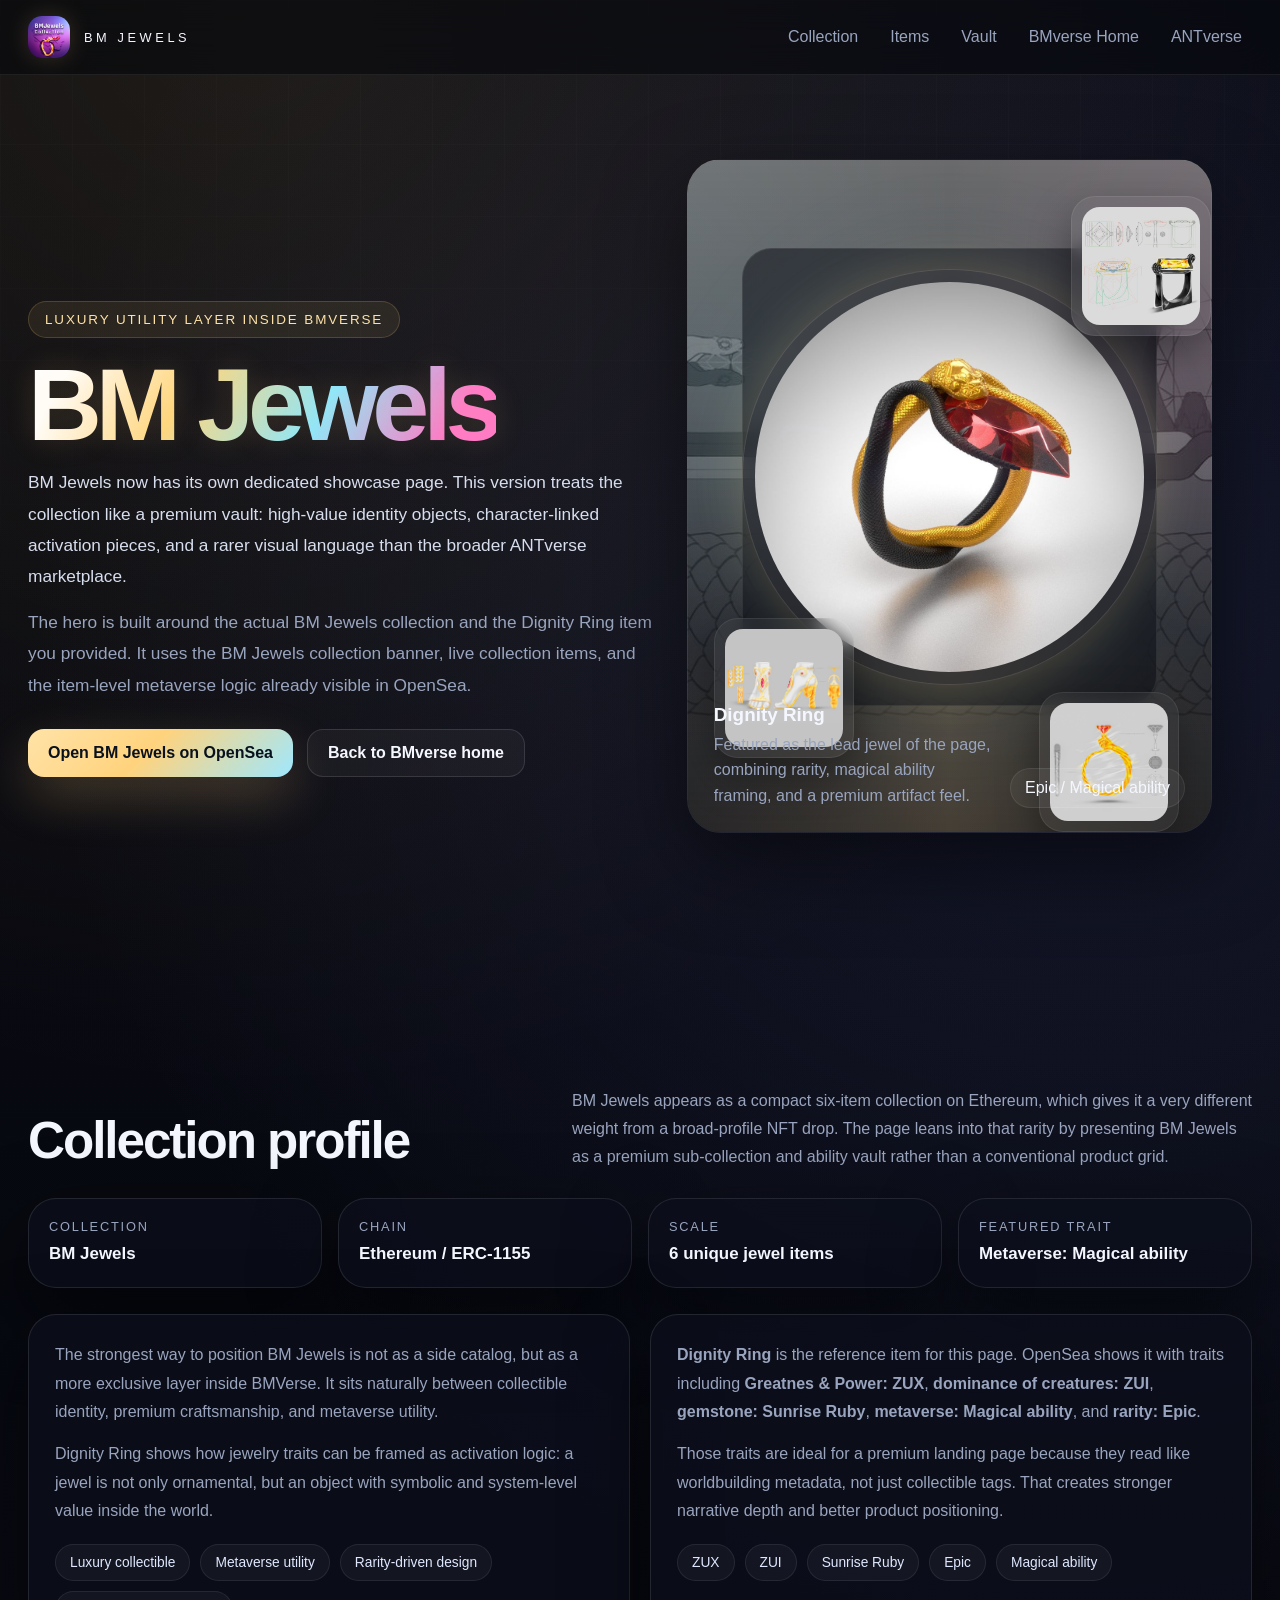
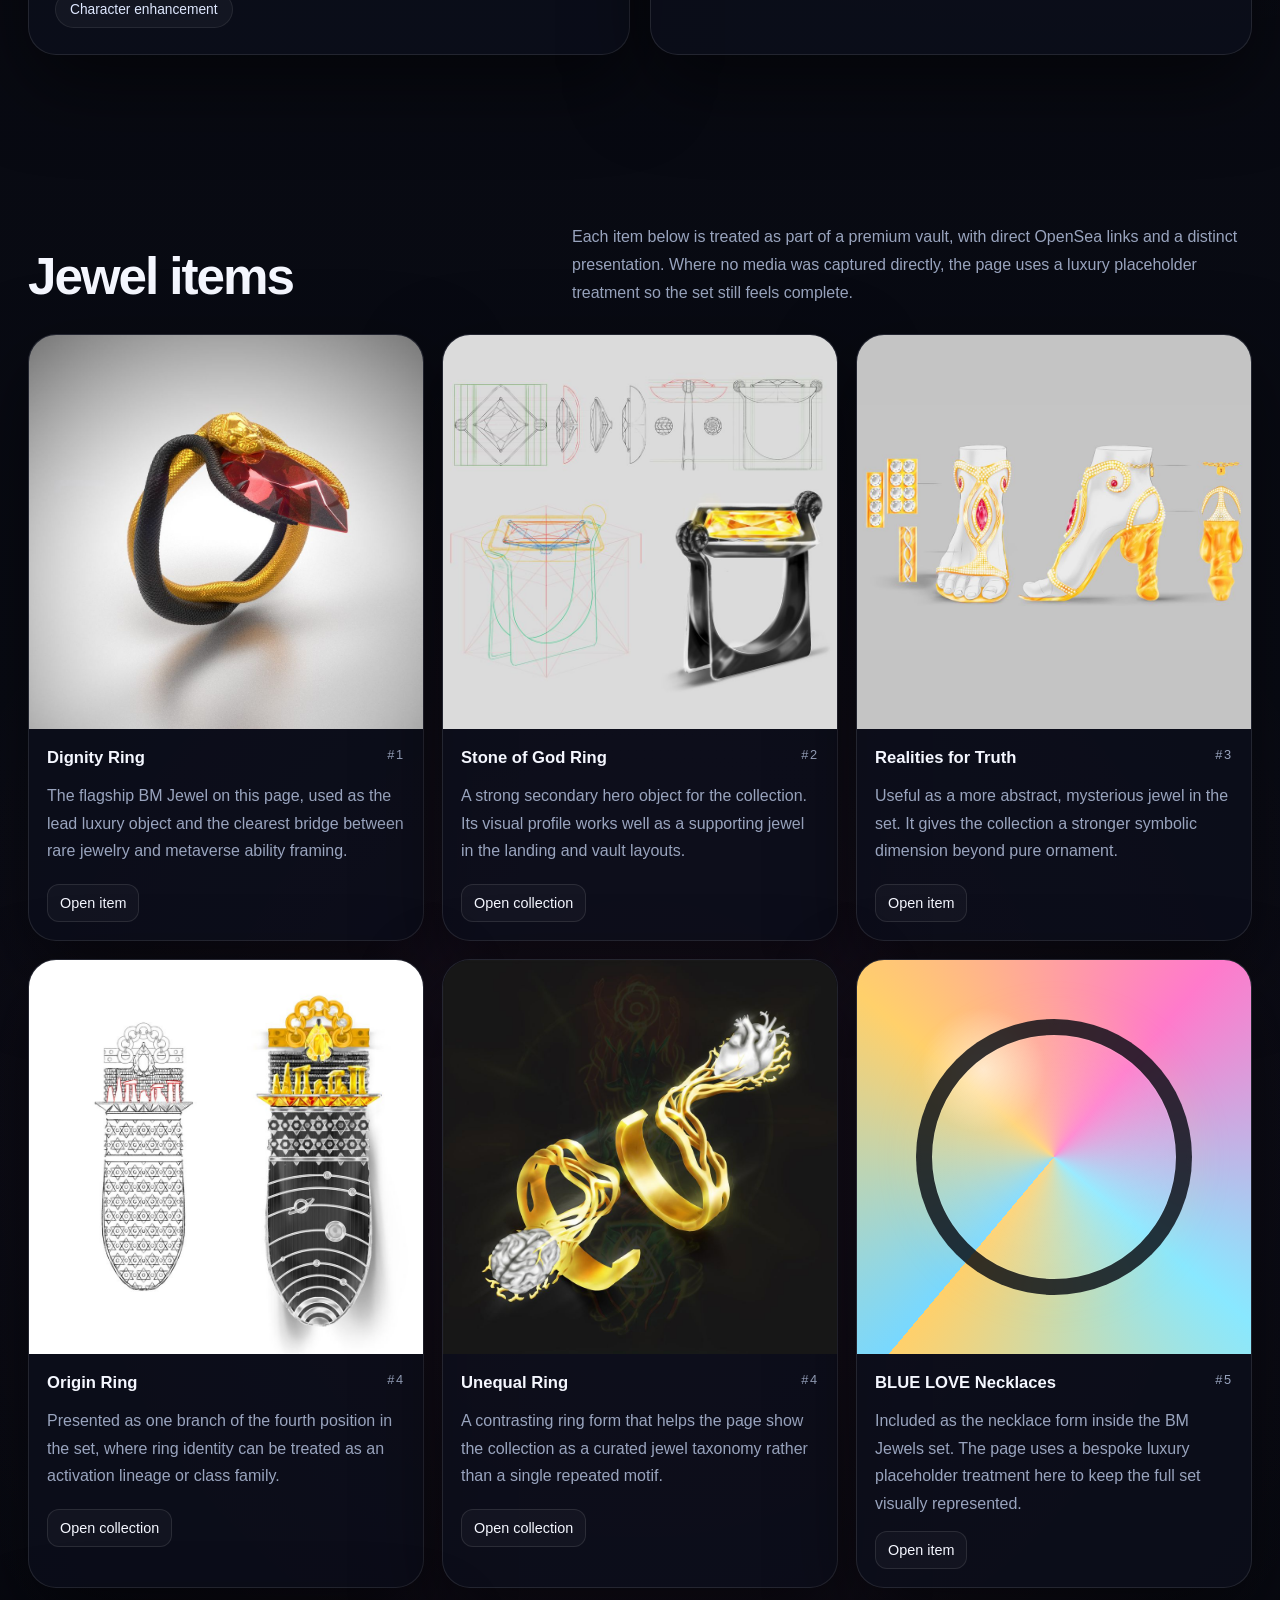
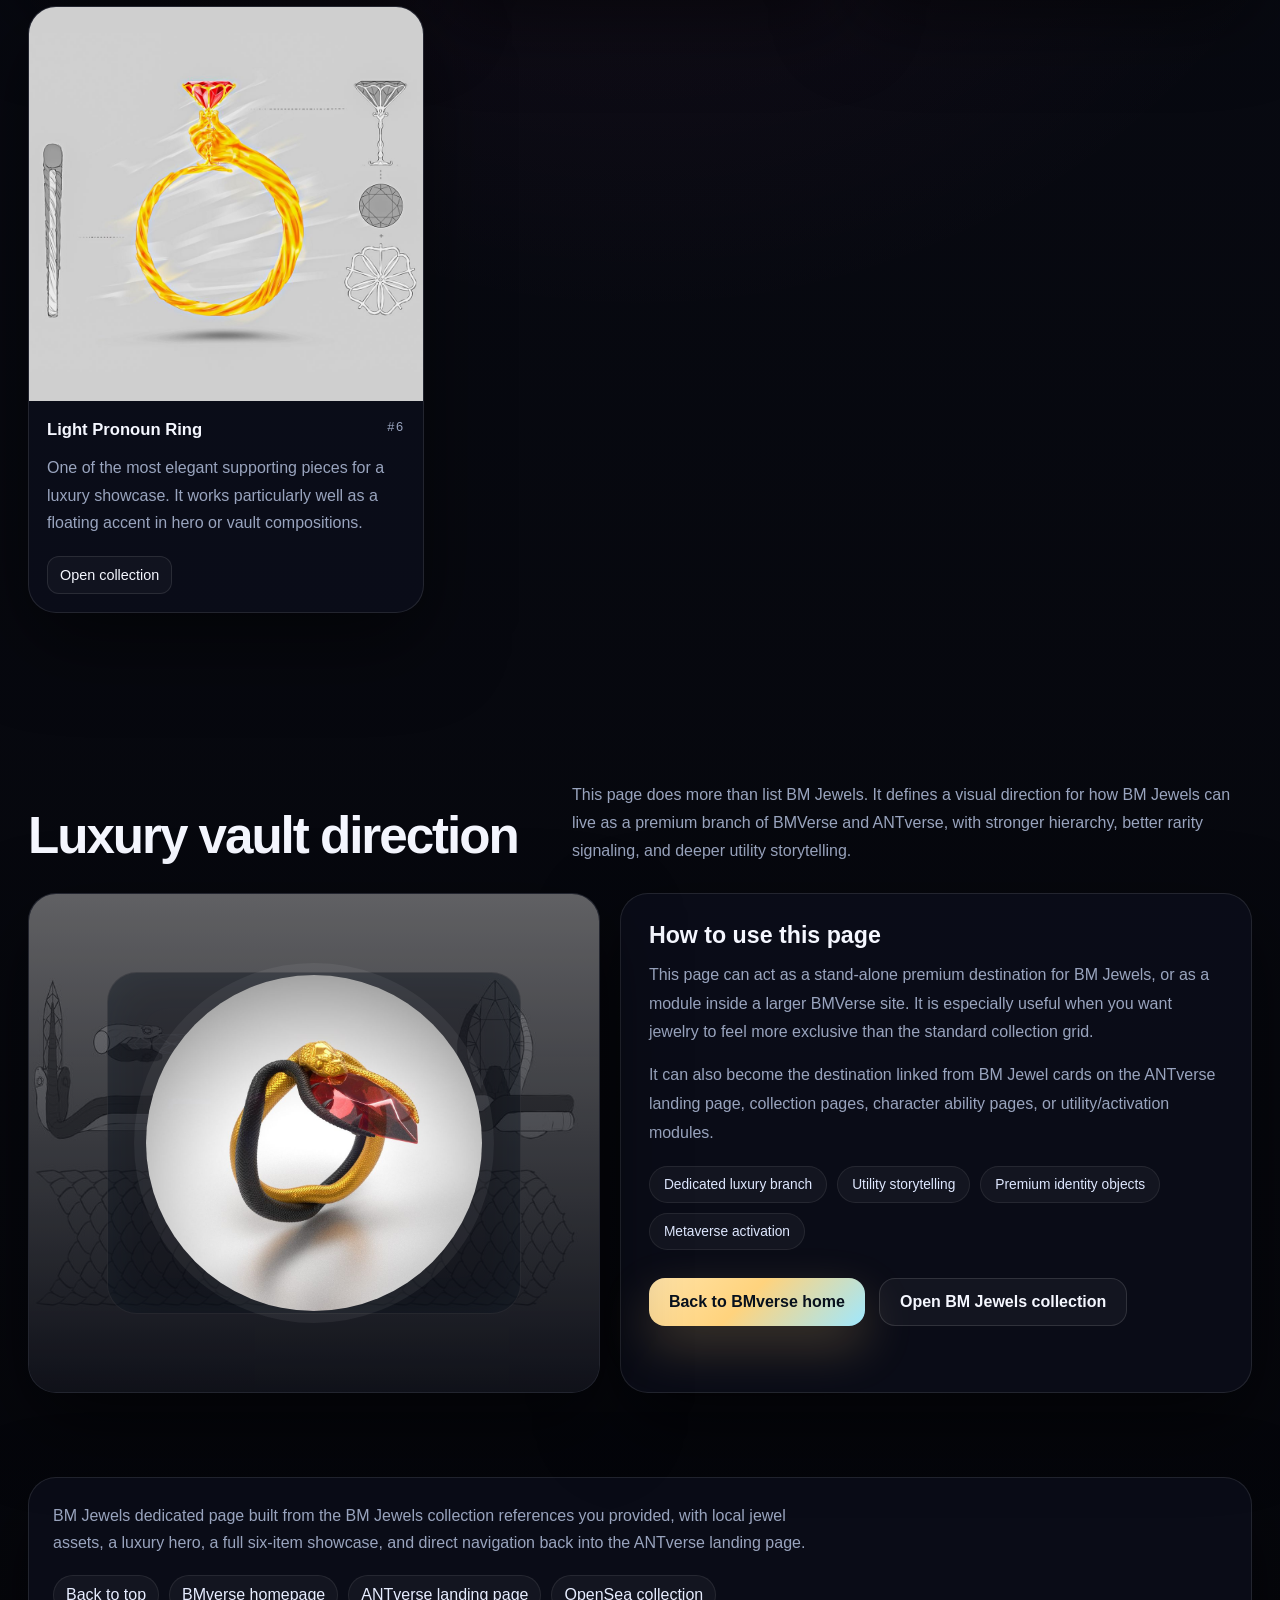
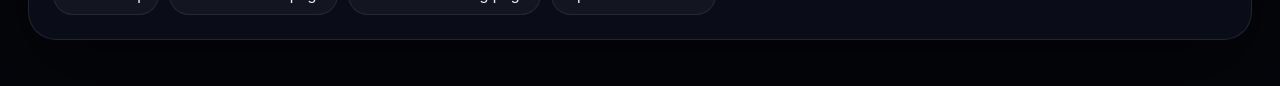
<file: bm_jewels.html>
<!DOCTYPE html>
<html lang="en">
<head>
  <meta charset="UTF-8" />
  <meta name="viewport" content="width=device-width, initial-scale=1.0" />
  <title>BM Jewels</title>
  <style>
    :root{
      --bg:#05060b;
      --bg2:#0d1020;
      --panel:rgba(12,15,27,.78);
      --line:rgba(255,255,255,.1);
      --text:#f5f7ff;
      --muted:#99a4be;
      --gold:#ffd37d;
      --cyan:#8ce8ff;
      --pink:#ff6bc7;
      --blue:#7e8dff;
      --shadow:0 30px 80px rgba(0,0,0,.5);
    }
    *{box-sizing:border-box}
    html{scroll-behavior:smooth}
    body{
      margin:0;
      color:var(--text);
      font-family:Inter,Segoe UI,Arial,sans-serif;
      background:
        radial-gradient(circle at 20% 0%, rgba(255,211,125,.1), transparent 22%),
        radial-gradient(circle at 85% 12%, rgba(126,141,255,.12), transparent 24%),
        radial-gradient(circle at 50% 56%, rgba(255,107,199,.08), transparent 28%),
        linear-gradient(180deg,#06070d 0%, #090b14 48%, #05060b 100%);
      overflow-x:hidden;
    }
    body::before{
      content:"";
      position:fixed;
      inset:0;
      background:
        linear-gradient(rgba(255,255,255,.028) 1px, transparent 1px),
        linear-gradient(90deg, rgba(255,255,255,.028) 1px, transparent 1px);
      background-size:72px 72px;
      mask-image:linear-gradient(180deg, rgba(0,0,0,.66), transparent 88%);
      pointer-events:none;
    }
    a{color:inherit}
    .nav{
      position:sticky;
      top:0;
      z-index:30;
      backdrop-filter:blur(16px);
      background:rgba(5,7,12,.6);
      border-bottom:1px solid rgba(255,255,255,.08);
    }
    .nav-inner, section, footer{
      max-width:1320px;
      margin:0 auto;
      padding-left:28px;
      padding-right:28px;
    }
    .nav-inner{
      min-height:74px;
      display:flex;
      align-items:center;
      justify-content:space-between;
      gap:18px;
    }
    .brand{
      display:flex;
      align-items:center;
      gap:14px;
      letter-spacing:.28em;
      text-transform:uppercase;
      font-size:.8rem;
    }
    .brand img{
      width:42px;
      height:42px;
      border-radius:14px;
      box-shadow:0 0 24px rgba(255,211,125,.18);
    }
    .nav-links{
      display:flex;
      flex-wrap:wrap;
      gap:12px;
    }
    .nav-links a{
      text-decoration:none;
      color:var(--muted);
      padding:8px 10px;
      border-radius:10px;
      transition:.25s ease;
    }
    .nav-links a:hover{
      color:var(--text);
      background:rgba(255,255,255,.04);
    }
    section{padding-top:84px; padding-bottom:84px}
    .hero{
      min-height:calc(100vh - 74px);
      display:grid;
      grid-template-columns:1.05fr .95fr;
      gap:34px;
      align-items:center;
    }
    .eyebrow{
      display:inline-flex;
      padding:10px 16px;
      border-radius:999px;
      border:1px solid rgba(255,211,125,.18);
      background:rgba(255,211,125,.08);
      color:#ffe2a7;
      text-transform:uppercase;
      font-size:.84rem;
      letter-spacing:.14em;
    }
    h1{
      margin:18px 0 14px;
      font-size:clamp(3.6rem,8vw,7rem);
      line-height:.95;
      letter-spacing:-.06em;
    }
    .gradient{
      background:linear-gradient(120deg,#ffffff 10%, #ffd77f 34%, #8ce8ff 62%, #ff78c8 88%);
      -webkit-background-clip:text;
      background-clip:text;
      color:transparent;
      text-shadow:0 0 30px rgba(255,211,125,.15);
    }
    .lead{
      color:#d7deee;
      line-height:1.82;
      font-size:1.08rem;
      max-width:720px;
      margin:0 0 14px;
    }
    .lead.alt{color:var(--muted)}
    .cta-row{
      display:flex;
      flex-wrap:wrap;
      gap:14px;
      margin-top:28px;
    }
    .btn{
      display:inline-flex;
      align-items:center;
      justify-content:center;
      text-decoration:none;
      padding:14px 20px;
      border-radius:16px;
      font-weight:700;
      transition:transform .25s ease, box-shadow .25s ease;
    }
    .btn:hover{transform:translateY(-2px)}
    .btn.primary{
      color:#08111d;
      background:linear-gradient(135deg,#ffe3a8,#ffd37d 45%,#9fe8ff);
      box-shadow:0 20px 50px rgba(255,211,125,.22);
    }
    .btn.secondary{
      color:var(--text);
      border:1px solid rgba(255,255,255,.12);
      background:rgba(255,255,255,.04);
    }
    .hero-visual{
      position:relative;
      min-height:760px;
    }
    .hero-frame{
      position:absolute;
      inset:0 40px 86px 0;
      overflow:hidden;
      border-radius:34px;
      border:1px solid rgba(255,255,255,.08);
      background:
        linear-gradient(180deg, rgba(7,10,18,.18), rgba(7,10,18,.88)),
        url('assets/antverse/bmjewels/collection_banner.jpg') center/cover no-repeat;
      box-shadow:var(--shadow);
    }
    .hero-frame::before{
      content:"";
      position:absolute;
      inset:-18%;
      background:conic-gradient(from 180deg, rgba(255,211,125,.2), transparent, rgba(140,232,255,.13), transparent, rgba(255,107,199,.12), transparent, rgba(255,211,125,.2));
      animation:spin 18s linear infinite;
      mix-blend-mode:screen;
    }
    .hero-ring{
      position:absolute;
      inset:88px 54px 126px 54px;
      display:flex;
      align-items:center;
      justify-content:center;
      z-index:2;
      border-radius:30px;
      background:rgba(8,11,18,.5);
      border:1px solid rgba(255,255,255,.08);
      backdrop-filter:blur(12px);
    }
    .hero-ring img{
      width:min(100%, 450px);
      aspect-ratio:1/1;
      object-fit:cover;
      border-radius:50%;
      border:12px solid rgba(255,255,255,.06);
      box-shadow:
        0 0 0 1px rgba(255,255,255,.08),
        0 0 50px rgba(255,211,125,.2),
        0 0 120px rgba(140,232,255,.1);
    }
    .float-card{
      position:absolute;
      width:140px;
      height:140px;
      padding:10px;
      border-radius:24px;
      overflow:hidden;
      background:rgba(255,255,255,.04);
      border:1px solid rgba(255,255,255,.08);
      backdrop-filter:blur(10px);
      box-shadow:0 18px 40px rgba(0,0,0,.36);
      animation:float 8s ease-in-out infinite;
      z-index:3;
    }
    .float-card img{
      width:100%;
      height:100%;
      object-fit:cover;
      border-radius:18px;
      display:block;
    }
    .f1{top:36px; right:0}
    .f2{right:32px; bottom:0; animation-delay:-2s}
    .f3{left:26px; bottom:74px; animation-delay:-4s}
    .hero-note{
      position:absolute;
      left:26px;
      right:26px;
      bottom:24px;
      z-index:4;
      display:flex;
      justify-content:space-between;
      gap:16px;
      align-items:end;
    }
    .hero-note strong{display:block; margin-bottom:6px; font-size:1.18rem}
    .hero-note span{color:var(--muted); line-height:1.58; max-width:420px}
    .pill{
      padding:10px 14px;
      border-radius:999px;
      background:rgba(255,255,255,.05);
      border:1px solid rgba(255,255,255,.08);
      white-space:nowrap;
    }
    .section-head{
      display:flex;
      justify-content:space-between;
      align-items:end;
      gap:20px;
      margin-bottom:28px;
    }
    .section-head h2{
      margin:0;
      font-size:clamp(2rem,4vw,3.5rem);
      letter-spacing:-.04em;
    }
    .section-head p{
      margin:0;
      color:var(--muted);
      line-height:1.74;
      max-width:680px;
    }
    .card{
      background:var(--panel);
      border:1px solid var(--line);
      border-radius:28px;
      box-shadow:var(--shadow);
    }
    .stats{
      display:grid;
      grid-template-columns:repeat(4,minmax(0,1fr));
      gap:16px;
    }
    .stat{
      padding:20px;
    }
    .stat span{
      display:block;
      color:var(--muted);
      font-size:.8rem;
      letter-spacing:.14em;
      text-transform:uppercase;
      margin-bottom:8px;
    }
    .stat strong{
      font-size:1.06rem;
      line-height:1.45;
    }
    .intro-grid{
      display:grid;
      grid-template-columns:1fr 1fr;
      gap:20px;
      margin-top:26px;
    }
    .intro-copy,
    .trait-panel{
      padding:26px;
    }
    .intro-copy p,
    .trait-panel p{
      margin:0 0 14px;
      color:var(--muted);
      line-height:1.78;
    }
    .tag-row{
      display:flex;
      flex-wrap:wrap;
      gap:10px;
      margin-top:18px;
    }
    .tag{
      padding:10px 14px;
      border-radius:999px;
      background:rgba(255,255,255,.04);
      border:1px solid rgba(255,255,255,.08);
      color:#dfe8ff;
      font-size:.86rem;
    }
    .items-grid{
      display:grid;
      grid-template-columns:repeat(3,minmax(0,1fr));
      gap:18px;
    }
    .item-card{
      overflow:hidden;
      transition:transform .3s ease, border-color .3s ease, box-shadow .3s ease;
    }
    .item-card:hover{
      transform:translateY(-6px);
      border-color:rgba(255,211,125,.18);
      box-shadow:0 34px 90px rgba(0,0,0,.55);
    }
    .item-media{
      aspect-ratio:1/1;
      position:relative;
      overflow:hidden;
      background:linear-gradient(180deg, rgba(255,255,255,.06), rgba(255,255,255,.02));
    }
    .item-media img{
      width:100%;
      height:100%;
      object-fit:cover;
      display:block;
      transition:transform .6s ease;
    }
    .item-card:hover .item-media img{transform:scale(1.06)}
    .item-media.placeholder{
      display:flex;
      align-items:center;
      justify-content:center;
      background:
        radial-gradient(circle at 32% 28%, rgba(255,255,255,.6), transparent 16%),
        conic-gradient(from 220deg, #78d8ff, #ffd06b, #ff7acb, #89e8ff, #ffd06b);
      position:relative;
    }
    .item-media.placeholder::before{
      content:"";
      width:62%;
      height:62%;
      border-radius:50%;
      border:16px solid rgba(8,10,16,.82);
      box-shadow:
        inset 0 0 0 1px rgba(255,255,255,.08),
        0 0 40px rgba(255,211,125,.18);
      background:radial-gradient(circle, rgba(255,255,255,.18), rgba(255,255,255,.02));
    }
    .item-body{
      padding:18px;
    }
    .item-top{
      display:flex;
      justify-content:space-between;
      gap:12px;
      align-items:start;
      margin-bottom:12px;
    }
    .item-top strong{
      font-size:1.04rem;
      line-height:1.38;
    }
    .item-top span{
      color:var(--muted);
      font-size:.8rem;
      text-transform:uppercase;
      letter-spacing:.14em;
    }
    .item-body p{
      margin:0 0 14px;
      color:var(--muted);
      line-height:1.72;
      min-height:88px;
    }
    .item-links{
      display:flex;
      flex-wrap:wrap;
      gap:10px;
    }
    .ghost{
      text-decoration:none;
      color:var(--text);
      padding:10px 12px;
      border-radius:12px;
      border:1px solid rgba(255,255,255,.1);
      background:rgba(255,255,255,.03);
      font-size:.9rem;
      transition:.25s ease;
    }
    .ghost:hover{
      border-color:rgba(255,211,125,.2);
      background:rgba(255,211,125,.07);
    }
    .vault{
      display:grid;
      grid-template-columns:.95fr 1.05fr;
      gap:20px;
      align-items:stretch;
    }
    .vault-visual{
      min-height:500px;
      position:relative;
      overflow:hidden;
      padding:18px;
    }
    .vault-visual::before{
      content:"";
      position:absolute;
      inset:0;
      background:
        linear-gradient(180deg, rgba(8,10,18,.12), rgba(8,10,18,.92)),
        url('assets/antverse/bmjewels/collection_banner.jpg') center/cover no-repeat;
      opacity:.85;
    }
    .vault-core{
      position:absolute;
      inset:78px;
      border-radius:30px;
      border:1px solid rgba(255,255,255,.08);
      background:rgba(8,10,18,.46);
      display:flex;
      align-items:center;
      justify-content:center;
      box-shadow:inset 0 0 50px rgba(140,232,255,.05);
    }
    .vault-core img{
      width:min(100%, 360px);
      aspect-ratio:1/1;
      object-fit:cover;
      border-radius:50%;
      border:12px solid rgba(255,255,255,.06);
    }
    .vault-copy{
      padding:28px;
    }
    .vault-copy h3{
      margin:0 0 12px;
      font-size:1.45rem;
    }
    .vault-copy p{
      margin:0 0 14px;
      color:var(--muted);
      line-height:1.8;
    }
    footer{
      padding-top:0;
      padding-bottom:46px;
    }
    .footer-card{
      padding:24px;
      display:flex;
      justify-content:space-between;
      gap:18px;
      flex-wrap:wrap;
    }
    .footer-card p{
      margin:0;
      color:var(--muted);
      line-height:1.72;
      max-width:760px;
    }
    .footer-links{
      display:flex;
      flex-wrap:wrap;
      gap:10px;
    }
    .footer-links a{
      text-decoration:none;
      color:#e7edff;
      padding:10px 12px;
      border-radius:999px;
      background:rgba(255,255,255,.04);
      border:1px solid rgba(255,255,255,.08);
    }
    [data-reveal]{
      opacity:0;
      transform:translateY(24px);
      transition:opacity .8s ease, transform .8s ease;
    }
    [data-reveal].visible{
      opacity:1;
      transform:none;
    }
    @keyframes float{
      0%,100%{transform:translateY(0)}
      50%{transform:translateY(-14px)}
    }
    @keyframes spin{
      from{transform:rotate(0deg)}
      to{transform:rotate(360deg)}
    }
    @media (max-width:1120px){
      .hero,.intro-grid,.vault,.section-head{grid-template-columns:1fr}
      .stats,.items-grid{grid-template-columns:repeat(2,minmax(0,1fr))}
      .hero-note{flex-direction:column; align-items:flex-start}
    }
    @media (max-width:760px){
      .nav-inner, section, footer{padding-left:18px; padding-right:18px}
      .nav-links{display:none}
      .stats,.items-grid{grid-template-columns:1fr}
      .hero-visual{min-height:760px}
      .hero-frame{inset:0 0 180px 0}
      .hero-ring{inset:90px 24px 150px 24px}
      .float-card{width:104px; height:104px}
      .vault-core{inset:50px}
    }
  </style>
</head>
<body id="top">
  <nav class="nav">
    <div class="nav-inner">
      <a class="brand" href="index.html" style="text-decoration:none;color:inherit">
        <img src="assets/antverse/bmjewels/collection_logo.png" alt="BM Jewels logo" />
        <span>BM Jewels</span>
      </a>
      <div class="nav-links">
        <a href="#collection">Collection</a>
        <a href="#items">Items</a>
        <a href="#vault">Vault</a>
        <a href="index.html">BMverse Home</a>
        <a href="antverse/">ANTverse</a>
      </div>
    </div>
  </nav>

  <section class="hero">
    <div data-reveal>
      <div class="eyebrow">Luxury utility layer inside BMVerse</div>
      <h1><span class="gradient">BM Jewels</span></h1>
      <p class="lead">BM Jewels now has its own dedicated showcase page. This version treats the collection like a premium vault: high-value identity objects, character-linked activation pieces, and a rarer visual language than the broader ANTverse marketplace.</p>
      <p class="lead alt">The hero is built around the actual BM Jewels collection and the Dignity Ring item you provided. It uses the BM Jewels collection banner, live collection items, and the item-level metaverse logic already visible in OpenSea.</p>
      <div class="cta-row">
        <a class="btn primary" href="https://opensea.io/zh-CN/collection/bm-jewels/activity?search[stringTraits][0][name]=metaverse&search[stringTraits][0][values][0]=Magical+ability&search[sortAscending]=true&search[sortBy]=UNIT_PRICE&tab=items" target="_blank" rel="noreferrer">Open BM Jewels on OpenSea</a>
        <a class="btn secondary" href="index.html">Back to BMverse home</a>
      </div>
    </div>

    <div class="hero-visual" data-reveal>
      <div class="hero-frame">
        <div class="hero-ring">
          <img src="assets/antverse/bmjewels/dignity_ring.jpg" alt="Dignity Ring" />
        </div>
        <div class="float-card f1"><img src="assets/antverse/bmjewels/stone_of_god_ring.jpg" alt="Stone of God Ring" /></div>
        <div class="float-card f2"><img src="assets/antverse/bmjewels/light_pronoun_ring.jpg" alt="Light Pronoun Ring" /></div>
        <div class="float-card f3"><img src="assets/antverse/bmjewels/realities_for_truth.jpg" alt="Realities for Truth" /></div>
        <div class="hero-note">
          <div>
            <strong>Dignity Ring</strong>
            <span>Featured as the lead jewel of the page, combining rarity, magical ability framing, and a premium artifact feel.</span>
          </div>
          <div class="pill">Epic / Magical ability</div>
        </div>
      </div>
    </div>
  </section>

  <section id="collection">
    <div class="section-head" data-reveal>
      <h2>Collection profile</h2>
      <p>BM Jewels appears as a compact six-item collection on Ethereum, which gives it a very different weight from a broad-profile NFT drop. The page leans into that rarity by presenting BM Jewels as a premium sub-collection and ability vault rather than a conventional product grid.</p>
    </div>
    <div class="stats">
      <div class="stat card" data-reveal><span>Collection</span><strong>BM Jewels</strong></div>
      <div class="stat card" data-reveal><span>Chain</span><strong>Ethereum / ERC-1155</strong></div>
      <div class="stat card" data-reveal><span>Scale</span><strong>6 unique jewel items</strong></div>
      <div class="stat card" data-reveal><span>Featured trait</span><strong>Metaverse: Magical ability</strong></div>
    </div>
    <div class="intro-grid">
      <div class="intro-copy card" data-reveal>
        <p>The strongest way to position BM Jewels is not as a side catalog, but as a more exclusive layer inside BMVerse. It sits naturally between collectible identity, premium craftsmanship, and metaverse utility.</p>
        <p>Dignity Ring shows how jewelry traits can be framed as activation logic: a jewel is not only ornamental, but an object with symbolic and system-level value inside the world.</p>
        <div class="tag-row">
          <span class="tag">Luxury collectible</span>
          <span class="tag">Metaverse utility</span>
          <span class="tag">Rarity-driven design</span>
          <span class="tag">Character enhancement</span>
        </div>
      </div>
      <div class="trait-panel card" data-reveal>
        <p><strong>Dignity Ring</strong> is the reference item for this page. OpenSea shows it with traits including <strong>Greatnes &amp; Power: ZUX</strong>, <strong>dominance of creatures: ZUI</strong>, <strong>gemstone: Sunrise Ruby</strong>, <strong>metaverse: Magical ability</strong>, and <strong>rarity: Epic</strong>.</p>
        <p>Those traits are ideal for a premium landing page because they read like worldbuilding metadata, not just collectible tags. That creates stronger narrative depth and better product positioning.</p>
        <div class="tag-row">
          <span class="tag">ZUX</span>
          <span class="tag">ZUI</span>
          <span class="tag">Sunrise Ruby</span>
          <span class="tag">Epic</span>
          <span class="tag">Magical ability</span>
        </div>
      </div>
    </div>
  </section>

  <section id="items">
    <div class="section-head" data-reveal>
      <h2>Jewel items</h2>
      <p>Each item below is treated as part of a premium vault, with direct OpenSea links and a distinct presentation. Where no media was captured directly, the page uses a luxury placeholder treatment so the set still feels complete.</p>
    </div>
    <div class="items-grid">
      <article class="item-card card" id="dignity-ring" data-reveal>
        <div class="item-media"><img src="assets/antverse/bmjewels/dignity_ring.jpg" alt="Dignity Ring" /></div>
        <div class="item-body">
          <div class="item-top"><strong>Dignity Ring</strong><span>#1</span></div>
          <p>The flagship BM Jewel on this page, used as the lead luxury object and the clearest bridge between rare jewelry and metaverse ability framing.</p>
          <div class="item-links">
            <a class="ghost" href="https://opensea.io/zh-CN/item/ethereum/0x495f947276749ce646f68ac8c248420045cb7b5e/94780497993465599050485820079768614914578089821675988125085530589339318222849" target="_blank" rel="noreferrer">Open item</a>
          </div>
        </div>
      </article>

      <article class="item-card card" id="stone-of-god-ring" data-reveal>
        <div class="item-media"><img src="assets/antverse/bmjewels/stone_of_god_ring.jpg" alt="Stone of God Ring" /></div>
        <div class="item-body">
          <div class="item-top"><strong>Stone of God Ring</strong><span>#2</span></div>
          <p>A strong secondary hero object for the collection. Its visual profile works well as a supporting jewel in the landing and vault layouts.</p>
          <div class="item-links">
            <a class="ghost" href="https://opensea.io/zh-CN/collection/bm-jewels/activity?search[stringTraits][0][name]=metaverse&search[stringTraits][0][values][0]=Magical+ability&search[sortAscending]=true&search[sortBy]=UNIT_PRICE&tab=items" target="_blank" rel="noreferrer">Open collection</a>
          </div>
        </div>
      </article>

      <article class="item-card card" id="realities-for-truth" data-reveal>
        <div class="item-media"><img src="assets/antverse/bmjewels/realities_for_truth.jpg" alt="Realities for Truth" /></div>
        <div class="item-body">
          <div class="item-top"><strong>Realities for Truth</strong><span>#3</span></div>
          <p>Useful as a more abstract, mysterious jewel in the set. It gives the collection a stronger symbolic dimension beyond pure ornament.</p>
          <div class="item-links">
            <a class="ghost" href="https://opensea.io/zh-CN/item/ethereum/0x495f947276749ce646f68ac8c248420045cb7b5e/94780497993465599050485820079768614914578089821675988125085530592637853106177" target="_blank" rel="noreferrer">Open item</a>
          </div>
        </div>
      </article>

      <article class="item-card card" id="origin-ring" data-reveal>
        <div class="item-media"><img src="assets/antverse/bmjewels/origin_ring.jpg" alt="Origin Ring" /></div>
        <div class="item-body">
          <div class="item-top"><strong>Origin Ring</strong><span>#4</span></div>
          <p>Presented as one branch of the fourth position in the set, where ring identity can be treated as an activation lineage or class family.</p>
          <div class="item-links">
            <a class="ghost" href="https://opensea.io/zh-CN/collection/bm-jewels/activity?search[stringTraits][0][name]=metaverse&search[stringTraits][0][values][0]=Magical+ability&search[sortAscending]=true&search[sortBy]=UNIT_PRICE&tab=items" target="_blank" rel="noreferrer">Open collection</a>
          </div>
        </div>
      </article>

      <article class="item-card card" id="unequal-ring" data-reveal>
        <div class="item-media"><img src="assets/antverse/bmjewels/unequal_ring.jpg" alt="Unequal Ring" /></div>
        <div class="item-body">
          <div class="item-top"><strong>Unequal Ring</strong><span>#4</span></div>
          <p>A contrasting ring form that helps the page show the collection as a curated jewel taxonomy rather than a single repeated motif.</p>
          <div class="item-links">
            <a class="ghost" href="https://opensea.io/zh-CN/collection/bm-jewels/activity?search[stringTraits][0][name]=metaverse&search[stringTraits][0][values][0]=Magical+ability&search[sortAscending]=true&search[sortBy]=UNIT_PRICE&tab=items" target="_blank" rel="noreferrer">Open collection</a>
          </div>
        </div>
      </article>

      <article class="item-card card" id="blue-love-necklaces" data-reveal>
        <div class="item-media placeholder" aria-label="BLUE LOVE Necklaces luxury placeholder"></div>
        <div class="item-body">
          <div class="item-top"><strong>BLUE LOVE Necklaces</strong><span>#5</span></div>
          <p>Included as the necklace form inside the BM Jewels set. The page uses a bespoke luxury placeholder treatment here to keep the full set visually represented.</p>
          <div class="item-links">
            <a class="ghost" href="https://opensea.io/zh-CN/item/ethereum/0x495f947276749ce646f68ac8c248420045cb7b5e/94780497993465599050485820079768614914578089821675988125085530635518806589441" target="_blank" rel="noreferrer">Open item</a>
          </div>
        </div>
      </article>

      <article class="item-card card" id="light-pronoun-ring" data-reveal>
        <div class="item-media"><img src="assets/antverse/bmjewels/light_pronoun_ring.jpg" alt="Light Pronoun Ring" /></div>
        <div class="item-body">
          <div class="item-top"><strong>Light Pronoun Ring</strong><span>#6</span></div>
          <p>One of the most elegant supporting pieces for a luxury showcase. It works particularly well as a floating accent in hero or vault compositions.</p>
          <div class="item-links">
            <a class="ghost" href="https://opensea.io/zh-CN/collection/bm-jewels/activity?search[stringTraits][0][name]=metaverse&search[stringTraits][0][values][0]=Magical+ability&search[sortAscending]=true&search[sortBy]=UNIT_PRICE&tab=items" target="_blank" rel="noreferrer">Open collection</a>
          </div>
        </div>
      </article>
    </div>
  </section>

  <section id="vault">
    <div class="section-head" data-reveal>
      <h2>Luxury vault direction</h2>
      <p>This page does more than list BM Jewels. It defines a visual direction for how BM Jewels can live as a premium branch of BMVerse and ANTverse, with stronger hierarchy, better rarity signaling, and deeper utility storytelling.</p>
    </div>
    <div class="vault">
      <div class="vault-visual card" data-reveal>
        <div class="vault-core">
          <img src="assets/antverse/bmjewels/dignity_ring.jpg" alt="Dignity Ring vault view" />
        </div>
      </div>
      <div class="vault-copy card" data-reveal>
        <h3>How to use this page</h3>
        <p>This page can act as a stand-alone premium destination for BM Jewels, or as a module inside a larger BMVerse site. It is especially useful when you want jewelry to feel more exclusive than the standard collection grid.</p>
        <p>It can also become the destination linked from BM Jewel cards on the ANTverse landing page, collection pages, character ability pages, or utility/activation modules.</p>
        <div class="tag-row">
          <span class="tag">Dedicated luxury branch</span>
          <span class="tag">Utility storytelling</span>
          <span class="tag">Premium identity objects</span>
          <span class="tag">Metaverse activation</span>
        </div>
        <div class="cta-row">
          <a class="btn primary" href="index.html">Back to BMverse home</a>
          <a class="btn secondary" href="https://opensea.io/zh-CN/collection/bm-jewels/activity?search[stringTraits][0][name]=metaverse&search[stringTraits][0][values][0]=Magical+ability&search[sortAscending]=true&search[sortBy]=UNIT_PRICE&tab=items" target="_blank" rel="noreferrer">Open BM Jewels collection</a>
        </div>
      </div>
    </div>
  </section>

  <footer>
    <div class="footer-card card" data-reveal>
      <p>BM Jewels dedicated page built from the BM Jewels collection references you provided, with local jewel assets, a luxury hero, a full six-item showcase, and direct navigation back into the ANTverse landing page.</p>
      <div class="footer-links">
        <a href="#top">Back to top</a>
        <a href="index.html">BMverse homepage</a>
        <a href="antverse/">ANTverse landing page</a>
        <a href="https://opensea.io/zh-CN/collection/bm-jewels/activity?search[stringTraits][0][name]=metaverse&search[stringTraits][0][values][0]=Magical+ability&search[sortAscending]=true&search[sortBy]=UNIT_PRICE&tab=items" target="_blank" rel="noreferrer">OpenSea collection</a>
      </div>
    </div>
  </footer>

  <script>
    const observer = new IntersectionObserver((entries)=>{
      entries.forEach(entry=>{
        if(entry.isIntersecting){
          entry.target.classList.add('visible');
          observer.unobserve(entry.target);
        }
      });
    }, {threshold:.15});
    document.querySelectorAll('[data-reveal]').forEach(el=>observer.observe(el));
  </script>
</body>
</html>
</file>
<file: assets/redesign/marketplace.css>
:root {
  color-scheme: dark;
  --background: #060910;
  --surface: #0c1421;
  --line: #24364d;
  --text: #f3f7ff;
  --muted: #adbace;
  --cyan: #7cebff;
  --green: #70f48b;
  --gold: #ffc875;
  font-family: Inter, "Segoe UI", system-ui, sans-serif;
}
* { box-sizing: border-box; }
html { scroll-behavior: smooth; }
body { margin: 0; background: radial-gradient(ellipse at 76% 11%, #122845 0%, transparent 36%), var(--background); color: var(--text); }
[hidden] { display: none !important; }
a { color: inherit; }
a:focus-visible, button:focus-visible, input:focus-visible { outline: 2px solid var(--cyan); outline-offset: 4px; }
button, input { font: inherit; }
button { cursor: pointer; }
img { display: block; max-width: 100%; }
.wrap { max-width: 1320px; margin-inline: auto; padding-inline: clamp(20px, 4vw, 56px); }
.skip { position: fixed; top: -100px; z-index: 10; background: var(--surface); padding: 12px; }
.skip:focus { top: 0; }
.site-header { border-bottom: 1px solid var(--line); background: #060910e8; }
.nav { min-height: 74px; display: flex; align-items: center; justify-content: space-between; gap: 18px; }
.brand { display: inline-flex; align-items: center; gap: 11px; text-decoration: none; letter-spacing: .14em; font-weight: 750; text-transform: uppercase; }
.brand img { border-radius: 8px; }
.nav-links, .footer div { display: flex; flex-wrap: wrap; align-items: center; gap: clamp(12px, 3vw, 34px); }
.nav-links a, .footer div a { color: var(--muted); text-decoration: none; font-size: .9rem; }
.nav-links a:hover, .nav-links a[aria-current], .footer a:hover { color: var(--cyan); }
.hero { padding-block: clamp(40px, 7vw, 90px); display: grid; grid-template-columns: 1fr 1fr; gap: clamp(22px, 5vw, 70px); align-items: center; }
.eyebrow { margin: 0 0 13px; color: var(--cyan); font-size: .76rem; letter-spacing: .18em; text-transform: uppercase; font-weight: 750; }
h1, h2, h3, p { margin-top: 0; }
h1 { margin-bottom: 22px; font-size: clamp(3rem, 6.8vw, 6.8rem); line-height: .94; letter-spacing: -.068em; }
h1 span { background: linear-gradient(105deg, var(--cyan), var(--green)); color: transparent; background-clip: text; }
.hero-copy > p:not(.eyebrow), .section-heading > p, .token p:not(.eyebrow) { color: var(--muted); line-height: 1.65; }
.hero-copy > p:not(.eyebrow) { max-width: 440px; font-size: 1.1rem; }
.actions { display: flex; flex-wrap: wrap; gap: 10px; margin-top: 24px; }
.button { display: inline-flex; align-items: center; justify-content: center; gap: 9px; min-height: 44px; padding: 9px 15px; border-radius: 7px; font-weight: 700; text-decoration: none; font-size: .88rem; }
.button.primary { color: #041019; background: linear-gradient(105deg,var(--cyan),var(--green)); border: 1px solid transparent; }
.button.outline { color: var(--text); background: #101f3180; border: 1px solid #456583; }
.button:hover { filter: brightness(1.15); border-color: var(--cyan); }
.feature { margin: 0; position: relative; overflow: hidden; border: 1px solid #5287b780; border-radius: 14px; box-shadow: 0 30px 90px #02060c90; }
.feature img { width: 100%; aspect-ratio: 1.37; object-fit: cover; object-position: center 37%; }
.feature figcaption { position: absolute; inset: auto 0 0; display: grid; gap: 6px; padding: 42px 22px 18px; background: linear-gradient(transparent,#060910f5); }
.feature figcaption span, .category { color: var(--gold); text-transform: uppercase; letter-spacing: .11em; font-size: .72rem; font-weight: 700; }
.feature figcaption strong { font-size: 1.25rem; }
.catalog, .token-section { padding-block: 32px 68px; }
.section-heading { display: flex; justify-content: space-between; gap: 24px; align-items: end; margin-bottom: 24px; }
.section-heading > p { max-width: 320px; margin: 0; }
h2 { font-size: clamp(2rem, 4vw, 3.5rem); letter-spacing: -.05em; margin-bottom: 0; line-height: 1.06; }
.toolbar { display: flex; flex-wrap: wrap; align-items: end; justify-content: space-between; gap: 14px; border-block: 1px solid var(--line); padding-block: 13px; }
.filters { display: flex; flex-wrap: wrap; gap: 7px; }
.filters button, .search input { border: 1px solid var(--line); background: var(--surface); color: var(--text); border-radius: 7px; min-height: 40px; padding: 7px 12px; }
.filters button[aria-pressed="true"] { background: #112f3e; color: var(--cyan); border-color: #5299b9; }
.search { display: grid; gap: 5px; color: var(--muted); font-size: .8rem; }
.search input { min-width: 220px; }
.results { margin: 14px 0; color: var(--muted); font-size: .85rem; }
.grid { display: grid; grid-template-columns: repeat(3, minmax(0,1fr)); gap: 18px; }
.card { overflow: hidden; background: var(--surface); border: 1px solid var(--line); border-radius: 12px; }
.card img { width: 100%; aspect-ratio: 1.29; object-fit: cover; object-position: top; }
.card div { padding: 17px; }
.category, h3 { margin-bottom: 6px; }
.traits { margin: 0; color: var(--muted); font-size: .88rem; }
.token { padding: clamp(18px, 4vw, 36px); border: 1px solid var(--line); border-radius: 12px; background: linear-gradient(116deg,#0d1d2d,#09121b); display: grid; grid-template-columns: 1fr 1fr; gap: 24px; }
.token h2 span { color: var(--cyan); }
.token p:not(.eyebrow) { margin: 9px 0 0; }
.contract > span { display: block; margin-bottom: 8px; color: var(--muted); }
.contract code { display: block; padding: 12px; border: 1px solid var(--line); border-radius: 6px; background: var(--background); overflow-wrap: anywhere; }
.contract .actions { margin-top: 12px; }
#copy-status:empty { display: none; }
.footer { padding-block: 24px; display: flex; flex-wrap: wrap; gap: 20px; justify-content: space-between; border-top: 1px solid var(--line); }
@media (max-width: 860px) {
  .nav-token { display: none; }
  .grid { grid-template-columns: repeat(2,minmax(0,1fr)); }
}
@media (max-width: 630px) {
  .nav { flex-wrap: wrap; padding-block: 12px; gap: 10px; }
  .nav-links { width: 100%; }
  .hero, .token { grid-template-columns: 1fr; }
  .section-heading { display: block; }
  .section-heading > p { margin-top: 10px; }
  .grid { gap: 10px; }
  .card div { padding: 11px; }
  h3 { font-size: 1rem; }
}
@media (max-width: 360px) { .grid { grid-template-columns: 1fr; } }
@media (prefers-reduced-motion: reduce) { html { scroll-behavior: auto; } }
.card h3 a { text-decoration: none; }
.card h3 a span { color: var(--cyan); font-size: .8em; }
.card h3 a:hover { color: var(--cyan); text-decoration: underline; }
</file>
